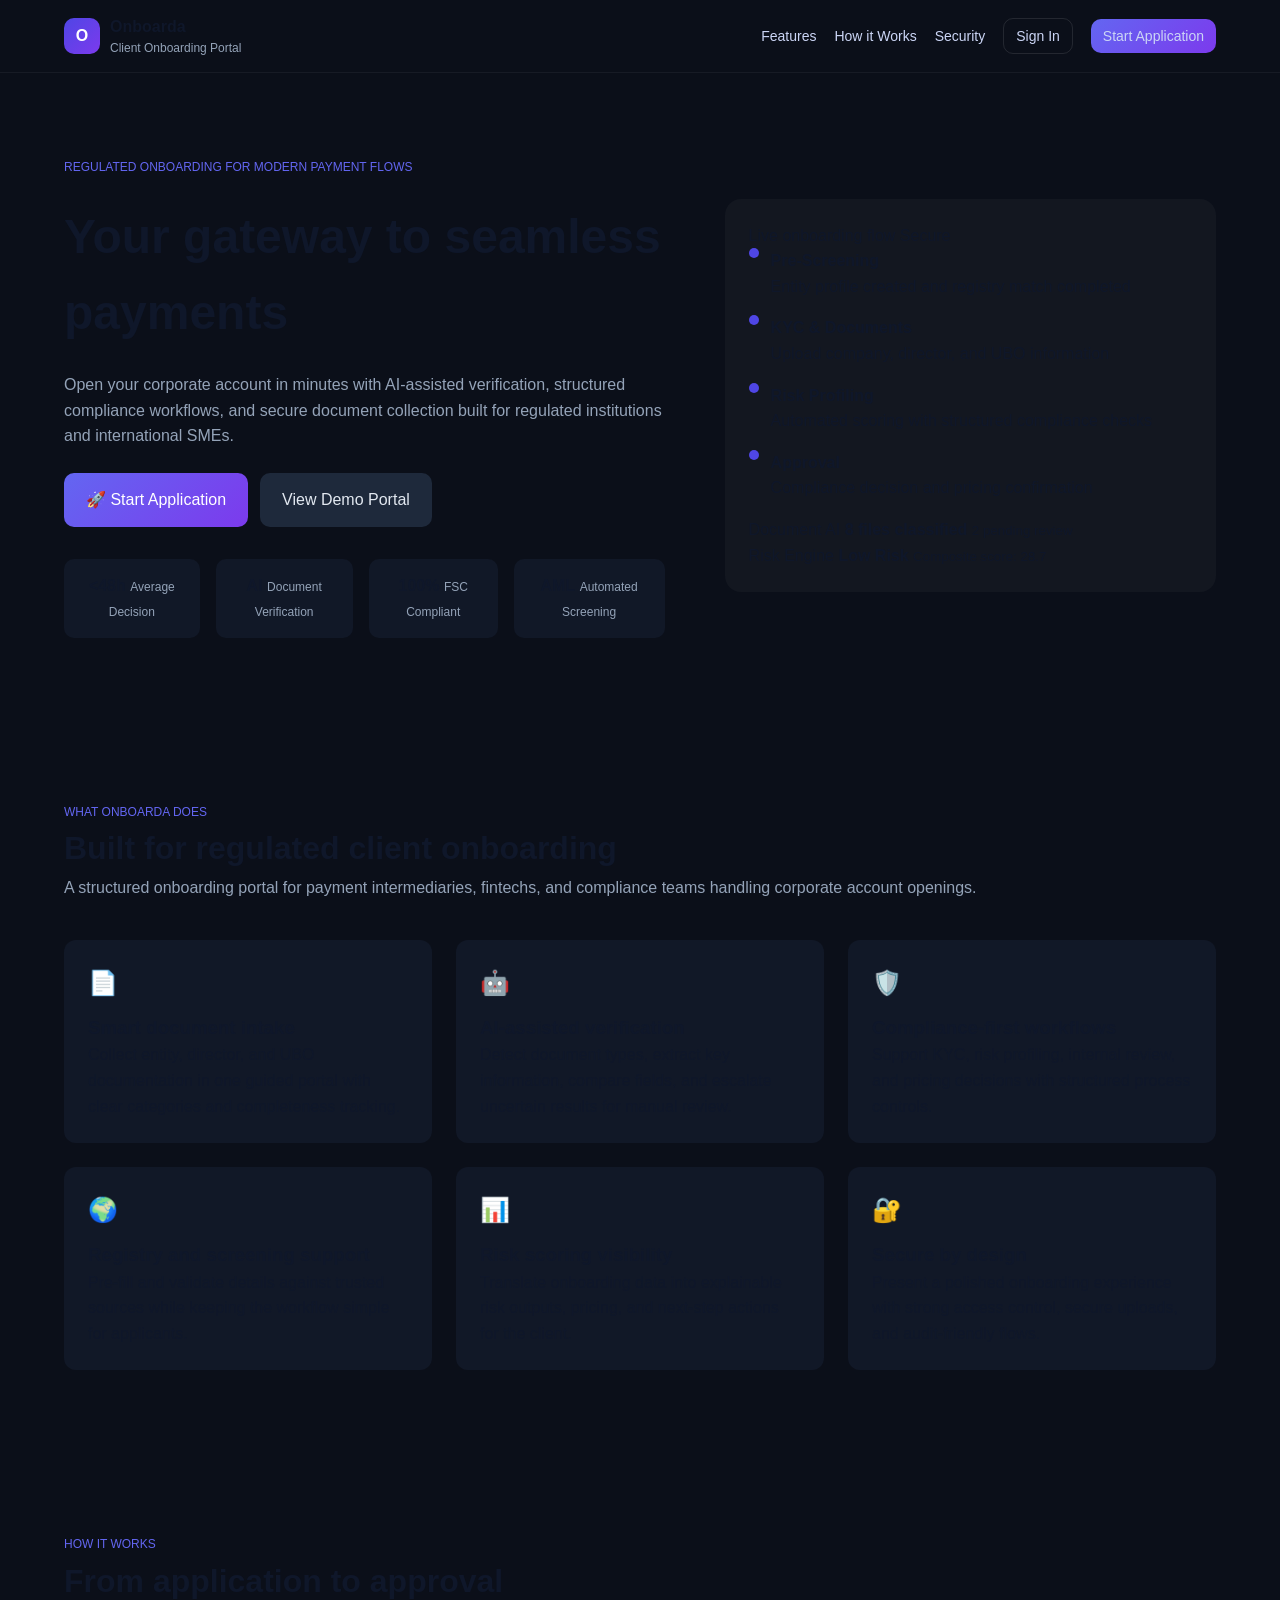
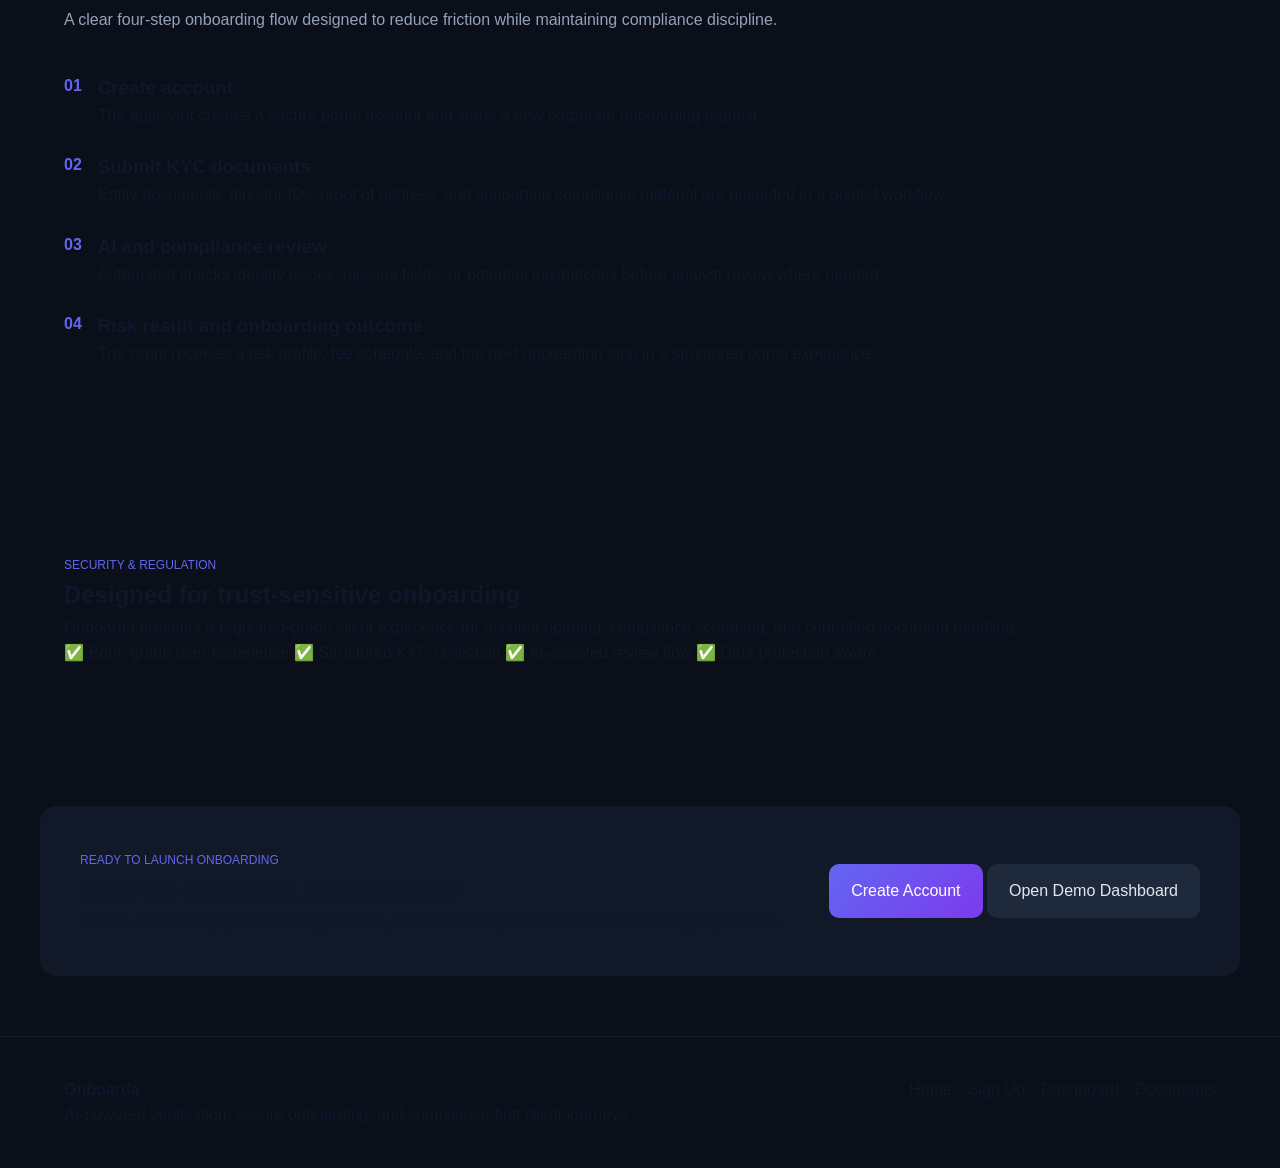
<file: index.html>
<!DOCTYPE html>
<html lang="en">
<head>
  <meta charset="UTF-8" />
  <meta name="viewport" content="width=device-width, initial-scale=1.0" />
  <title>Onboarda — Client Onboarding Portal</title>
  <link rel="stylesheet" href="frontend/css/main.css" />
</head>
<body class="landing-body">
  <header class="site-header">
    <div class="container header-inner">
      <a href="./index.html" class="brand">
        <div class="brand-mark">O</div>
        <div class="brand-text">
          <span class="brand-name">Onboarda</span>
          <span class="brand-sub">Client Onboarding Portal</span>
        </div>
      </a>

      <nav class="top-nav">
        <a href="#features">Features</a>
        <a href="#how-it-works">How it Works</a>
        <a href="#security">Security</a>
        <a href="./signup.html" class="btn btn-sm btn-ghost">Sign In</a>
        <a href="./signup.html" class="btn btn-sm btn-primary">Start Application</a>
      </nav>
    </div>
  </header>

  <main>
    <section class="hero-section">
      <div class="container hero-grid">
        <div class="hero-copy">
          <span class="eyebrow">Regulated onboarding for modern payment flows</span>
          <h1>Your gateway to seamless payments</h1>
          <p class="hero-text">
            Open your corporate account in minutes with AI-assisted verification,
            structured compliance workflows, and secure document collection built
            for regulated institutions and international SMEs.
          </p>

          <div class="hero-actions">
            <a href="./signup.html" class="btn btn-primary btn-lg">🚀 Start Application</a>
            <a href="./dashboard.html" class="btn btn-secondary btn-lg">View Demo Portal</a>
          </div>

          <div class="hero-metrics">
            <div class="metric-card">
              <span class="metric-value">&lt;48h</span>
              <span class="metric-label">Average Decision</span>
            </div>
            <div class="metric-card">
              <span class="metric-value">AI</span>
              <span class="metric-label">Document Verification</span>
            </div>
            <div class="metric-card">
              <span class="metric-value">100%</span>
              <span class="metric-label">FSC Compliant</span>
            </div>
            <div class="metric-card">
              <span class="metric-value">AML</span>
              <span class="metric-label">Automated Screening</span>
            </div>
          </div>
        </div>

        <div class="hero-panel">
          <div class="hero-panel-card glass-card">
            <div class="panel-header">
              <span class="panel-badge">Live onboarding flow</span>
              <span class="panel-status">Secure</span>
            </div>

            <div class="panel-steps">
              <div class="panel-step completed">
                <span class="step-dot"></span>
                <div>
                  <h4>Pre-Screening</h4>
                  <p>Entity profile created and registry match completed</p>
                </div>
              </div>

              <div class="panel-step active">
                <span class="step-dot"></span>
                <div>
                  <h4>KYC & Documents</h4>
                  <p>Upload company, director, and UBO information</p>
                </div>
              </div>

              <div class="panel-step">
                <span class="step-dot"></span>
                <div>
                  <h4>Risk Profiling</h4>
                  <p>Automated scoring with structured compliance checks</p>
                </div>
              </div>

              <div class="panel-step">
                <span class="step-dot"></span>
                <div>
                  <h4>Approval</h4>
                  <p>Compliance decision and pricing confirmation</p>
                </div>
              </div>
            </div>

            <div class="panel-insights">
              <div class="insight-box">
                <span class="insight-title">Document AI</span>
                <strong>8 files classified</strong>
                <small>2 pending review</small>
              </div>
              <div class="insight-box">
                <span class="insight-title">Risk Engine</span>
                <strong>Low Risk</strong>
                <small>Composite score: 28.7</small>
              </div>
            </div>
          </div>
        </div>
      </div>
    </section>

    <section class="section" id="features">
      <div class="container">
        <div class="section-heading center">
          <span class="eyebrow">What Onboarda does</span>
          <h2>Built for regulated client onboarding</h2>
          <p>
            A structured onboarding portal for payment intermediaries, fintechs,
            and compliance teams handling corporate account openings.
          </p>
        </div>

        <div class="feature-grid">
          <article class="feature-card">
            <div class="feature-icon">📄</div>
            <h3>Smart document intake</h3>
            <p>
              Collect entity, director, and UBO documentation in one guided portal
              with clear categories and completeness tracking.
            </p>
          </article>

          <article class="feature-card">
            <div class="feature-icon">🤖</div>
            <h3>AI-assisted verification</h3>
            <p>
              Detect document types, extract key information, compare fields, and
              escalate uncertain results for manual review.
            </p>
          </article>

          <article class="feature-card">
            <div class="feature-icon">🛡️</div>
            <h3>Compliance-first workflows</h3>
            <p>
              Support KYC, risk profiling, internal review, and pricing decisions
              with structured process controls.
            </p>
          </article>

          <article class="feature-card">
            <div class="feature-icon">🌍</div>
            <h3>Registry and screening support</h3>
            <p>
              Pre-fill and validate details against trusted sources while keeping
              the workflow simple for applicants.
            </p>
          </article>

          <article class="feature-card">
            <div class="feature-icon">📊</div>
            <h3>Risk scoring visibility</h3>
            <p>
              Translate onboarding data into explainable risk outputs, pricing,
              and next-step actions for the client.
            </p>
          </article>

          <article class="feature-card">
            <div class="feature-icon">🔐</div>
            <h3>Secure by design</h3>
            <p>
              Present a polished onboarding experience with strong access control,
              secure uploads, and audit-friendly flows.
            </p>
          </article>
        </div>
      </div>
    </section>

    <section class="section muted-section" id="how-it-works">
      <div class="container">
        <div class="section-heading">
          <span class="eyebrow">How it works</span>
          <h2>From application to approval</h2>
          <p>
            A clear four-step onboarding flow designed to reduce friction while
            maintaining compliance discipline.
          </p>
        </div>

        <div class="timeline">
          <div class="timeline-item">
            <div class="timeline-number">01</div>
            <div class="timeline-content">
              <h3>Create account</h3>
              <p>
                The applicant creates a secure portal account and starts a new
                corporate onboarding request.
              </p>
            </div>
          </div>

          <div class="timeline-item">
            <div class="timeline-number">02</div>
            <div class="timeline-content">
              <h3>Submit KYC documents</h3>
              <p>
                Entity documents, director IDs, proof of address, and supporting
                compliance material are uploaded in a guided workflow.
              </p>
            </div>
          </div>

          <div class="timeline-item">
            <div class="timeline-number">03</div>
            <div class="timeline-content">
              <h3>AI and compliance review</h3>
              <p>
                Automated checks identify issues, missing fields, or potential
                mismatches before analyst review where needed.
              </p>
            </div>
          </div>

          <div class="timeline-item">
            <div class="timeline-number">04</div>
            <div class="timeline-content">
              <h3>Risk result and onboarding outcome</h3>
              <p>
                The client receives a risk profile, fee schedule, and the next
                onboarding step in a structured portal experience.
              </p>
            </div>
          </div>
        </div>
      </div>
    </section>

    <section class="section" id="security">
      <div class="container">
        <div class="security-banner">
          <div>
            <span class="eyebrow">Security & regulation</span>
            <h2>Designed for trust-sensitive onboarding</h2>
            <p>
              Onboarda presents a regulated-grade client experience for account
              opening, compliance screening, and controlled document handling.
            </p>
          </div>

          <div class="security-points">
            <span>✅ Bank-grade user experience</span>
            <span>✅ Structured KYC collection</span>
            <span>✅ AI-assisted review flow</span>
            <span>✅ Data protection aware</span>
          </div>
        </div>
      </div>
    </section>

    <section class="cta-section">
      <div class="container cta-card">
        <div>
          <span class="eyebrow">Ready to launch onboarding</span>
          <h2>Start the Onboarda client journey</h2>
          <p>
            Create an account, open a new application, and walk through the full
            client onboarding experience.
          </p>
        </div>

        <div class="cta-actions">
          <a href="./signup.html" class="btn btn-primary btn-lg">Create Account</a>
          <a href="./dashboard.html" class="btn btn-secondary btn-lg">Open Demo Dashboard</a>
        </div>
      </div>
    </section>
  </main>

  <footer class="site-footer">
    <div class="container footer-inner">
      <div>
        <strong>Onboarda</strong>
        <p>AI-powered verification, secure onboarding, and compliance-first client journeys.</p>
      </div>

      <div class="footer-links">
        <a href="./index.html">Home</a>
        <a href="./signup.html">Sign Up</a>
        <a href="./dashboard.html">Dashboard</a>
        <a href="./documents.html">Documents</a>
      </div>
    </div>
  </footer>
</body>
</html>
</file>
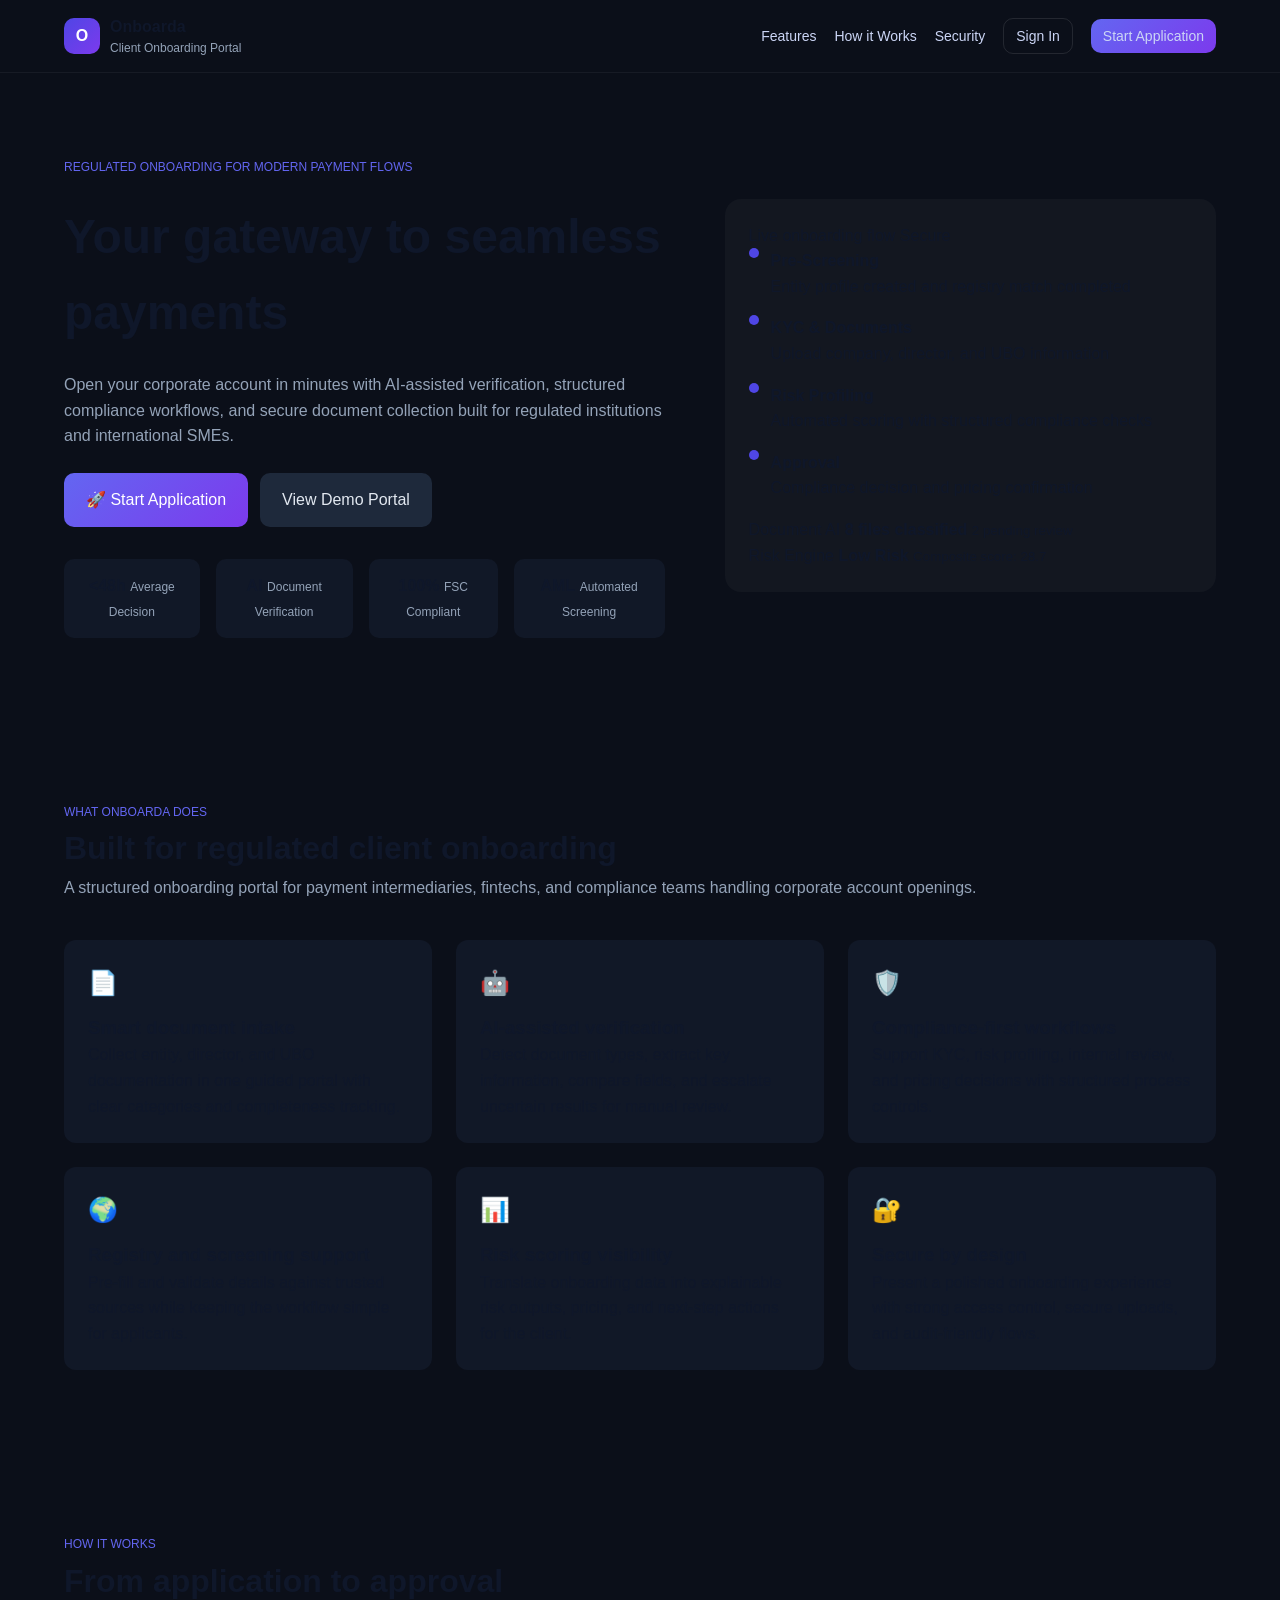
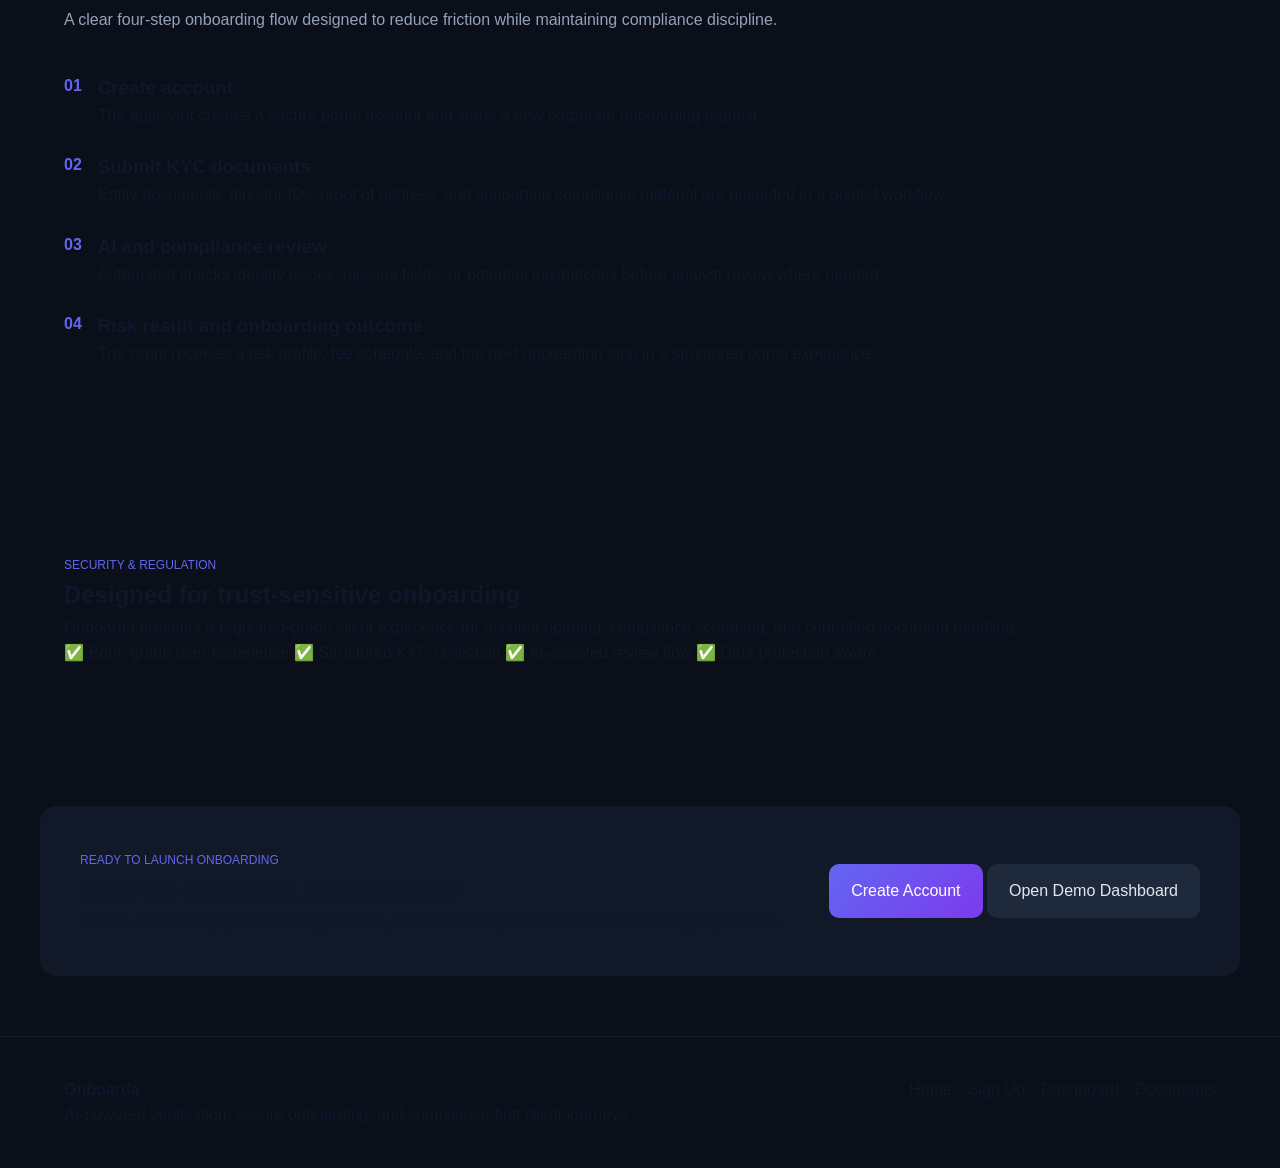
<file: frontend/pages/index.html>
<!DOCTYPE html>
<html lang="en">
<head>
  <meta charset="UTF-8" />
  <meta name="viewport" content="width=device-width, initial-scale=1.0" />
  <title>Onboarda — Client Onboarding Portal</title>
  <link rel="stylesheet" href="../css/main.css" />
</head>
<body class="landing-body">
  <header class="site-header">
    <div class="container header-inner">
      <a href="./index.html" class="brand">
        <div class="brand-mark">O</div>
        <div class="brand-text">
          <span class="brand-name">Onboarda</span>
          <span class="brand-sub">Client Onboarding Portal</span>
        </div>
      </a>

      <nav class="top-nav">
        <a href="#features">Features</a>
        <a href="#how-it-works">How it Works</a>
        <a href="#security">Security</a>
        <a href="./signup.html" class="btn btn-sm btn-ghost">Sign In</a>
        <a href="./signup.html" class="btn btn-sm btn-primary">Start Application</a>
      </nav>
    </div>
  </header>

  <main>
    <section class="hero-section">
      <div class="container hero-grid">
        <div class="hero-copy">
          <span class="eyebrow">Regulated onboarding for modern payment flows</span>
          <h1>Your gateway to seamless payments</h1>
          <p class="hero-text">
            Open your corporate account in minutes with AI-assisted verification,
            structured compliance workflows, and secure document collection built
            for regulated institutions and international SMEs.
          </p>

          <div class="hero-actions">
            <a href="./signup.html" class="btn btn-primary btn-lg">🚀 Start Application</a>
            <a href="./dashboard.html" class="btn btn-secondary btn-lg">View Demo Portal</a>
          </div>

          <div class="hero-metrics">
            <div class="metric-card">
              <span class="metric-value">&lt;48h</span>
              <span class="metric-label">Average Decision</span>
            </div>
            <div class="metric-card">
              <span class="metric-value">AI</span>
              <span class="metric-label">Document Verification</span>
            </div>
            <div class="metric-card">
              <span class="metric-value">100%</span>
              <span class="metric-label">FSC Compliant</span>
            </div>
            <div class="metric-card">
              <span class="metric-value">AML</span>
              <span class="metric-label">Automated Screening</span>
            </div>
          </div>
        </div>

        <div class="hero-panel">
          <div class="hero-panel-card glass-card">
            <div class="panel-header">
              <span class="panel-badge">Live onboarding flow</span>
              <span class="panel-status">Secure</span>
            </div>

            <div class="panel-steps">
              <div class="panel-step completed">
                <span class="step-dot"></span>
                <div>
                  <h4>Pre-Screening</h4>
                  <p>Entity profile created and registry match completed</p>
                </div>
              </div>

              <div class="panel-step active">
                <span class="step-dot"></span>
                <div>
                  <h4>KYC & Documents</h4>
                  <p>Upload company, director, and UBO information</p>
                </div>
              </div>

              <div class="panel-step">
                <span class="step-dot"></span>
                <div>
                  <h4>Risk Profiling</h4>
                  <p>Automated scoring with structured compliance checks</p>
                </div>
              </div>

              <div class="panel-step">
                <span class="step-dot"></span>
                <div>
                  <h4>Approval</h4>
                  <p>Compliance decision and pricing confirmation</p>
                </div>
              </div>
            </div>

            <div class="panel-insights">
              <div class="insight-box">
                <span class="insight-title">Document AI</span>
                <strong>8 files classified</strong>
                <small>2 pending review</small>
              </div>
              <div class="insight-box">
                <span class="insight-title">Risk Engine</span>
                <strong>Low Risk</strong>
                <small>Composite score: 28.7</small>
              </div>
            </div>
          </div>
        </div>
      </div>
    </section>

    <section class="section" id="features">
      <div class="container">
        <div class="section-heading center">
          <span class="eyebrow">What Onboarda does</span>
          <h2>Built for regulated client onboarding</h2>
          <p>
            A structured onboarding portal for payment intermediaries, fintechs,
            and compliance teams handling corporate account openings.
          </p>
        </div>

        <div class="feature-grid">
          <article class="feature-card">
            <div class="feature-icon">📄</div>
            <h3>Smart document intake</h3>
            <p>
              Collect entity, director, and UBO documentation in one guided portal
              with clear categories and completeness tracking.
            </p>
          </article>

          <article class="feature-card">
            <div class="feature-icon">🤖</div>
            <h3>AI-assisted verification</h3>
            <p>
              Detect document types, extract key information, compare fields, and
              escalate uncertain results for manual review.
            </p>
          </article>

          <article class="feature-card">
            <div class="feature-icon">🛡️</div>
            <h3>Compliance-first workflows</h3>
            <p>
              Support KYC, risk profiling, internal review, and pricing decisions
              with structured process controls.
            </p>
          </article>

          <article class="feature-card">
            <div class="feature-icon">🌍</div>
            <h3>Registry and screening support</h3>
            <p>
              Pre-fill and validate details against trusted sources while keeping
              the workflow simple for applicants.
            </p>
          </article>

          <article class="feature-card">
            <div class="feature-icon">📊</div>
            <h3>Risk scoring visibility</h3>
            <p>
              Translate onboarding data into explainable risk outputs, pricing,
              and next-step actions for the client.
            </p>
          </article>

          <article class="feature-card">
            <div class="feature-icon">🔐</div>
            <h3>Secure by design</h3>
            <p>
              Present a polished onboarding experience with strong access control,
              secure uploads, and audit-friendly flows.
            </p>
          </article>
        </div>
      </div>
    </section>

    <section class="section muted-section" id="how-it-works">
      <div class="container">
        <div class="section-heading">
          <span class="eyebrow">How it works</span>
          <h2>From application to approval</h2>
          <p>
            A clear four-step onboarding flow designed to reduce friction while
            maintaining compliance discipline.
          </p>
        </div>

        <div class="timeline">
          <div class="timeline-item">
            <div class="timeline-number">01</div>
            <div class="timeline-content">
              <h3>Create account</h3>
              <p>
                The applicant creates a secure portal account and starts a new
                corporate onboarding request.
              </p>
            </div>
          </div>

          <div class="timeline-item">
            <div class="timeline-number">02</div>
            <div class="timeline-content">
              <h3>Submit KYC documents</h3>
              <p>
                Entity documents, director IDs, proof of address, and supporting
                compliance material are uploaded in a guided workflow.
              </p>
            </div>
          </div>

          <div class="timeline-item">
            <div class="timeline-number">03</div>
            <div class="timeline-content">
              <h3>AI and compliance review</h3>
              <p>
                Automated checks identify issues, missing fields, or potential
                mismatches before analyst review where needed.
              </p>
            </div>
          </div>

          <div class="timeline-item">
            <div class="timeline-number">04</div>
            <div class="timeline-content">
              <h3>Risk result and onboarding outcome</h3>
              <p>
                The client receives a risk profile, fee schedule, and the next
                onboarding step in a structured portal experience.
              </p>
            </div>
          </div>
        </div>
      </div>
    </section>

    <section class="section" id="security">
      <div class="container">
        <div class="security-banner">
          <div>
            <span class="eyebrow">Security & regulation</span>
            <h2>Designed for trust-sensitive onboarding</h2>
            <p>
              Onboarda presents a regulated-grade client experience for account
              opening, compliance screening, and controlled document handling.
            </p>
          </div>

          <div class="security-points">
            <span>✅ Bank-grade user experience</span>
            <span>✅ Structured KYC collection</span>
            <span>✅ AI-assisted review flow</span>
            <span>✅ Data protection aware</span>
          </div>
        </div>
      </div>
    </section>

    <section class="cta-section">
      <div class="container cta-card">
        <div>
          <span class="eyebrow">Ready to launch onboarding</span>
          <h2>Start the Onboarda client journey</h2>
          <p>
            Create an account, open a new application, and walk through the full
            client onboarding experience.
          </p>
        </div>

        <div class="cta-actions">
          <a href="./signup.html" class="btn btn-primary btn-lg">Create Account</a>
          <a href="./dashboard.html" class="btn btn-secondary btn-lg">Open Demo Dashboard</a>
        </div>
      </div>
    </section>
  </main>

  <footer class="site-footer">
    <div class="container footer-inner">
      <div>
        <strong>Onboarda</strong>
        <p>AI-powered verification, secure onboarding, and compliance-first client journeys.</p>
      </div>

      <div class="footer-links">
        <a href="./index.html">Home</a>
        <a href="./signup.html">Sign Up</a>
        <a href="./dashboard.html">Dashboard</a>
        <a href="./documents.html">Documents</a>
      </div>
    </div>
  </footer>
</body>
</html>
</file>
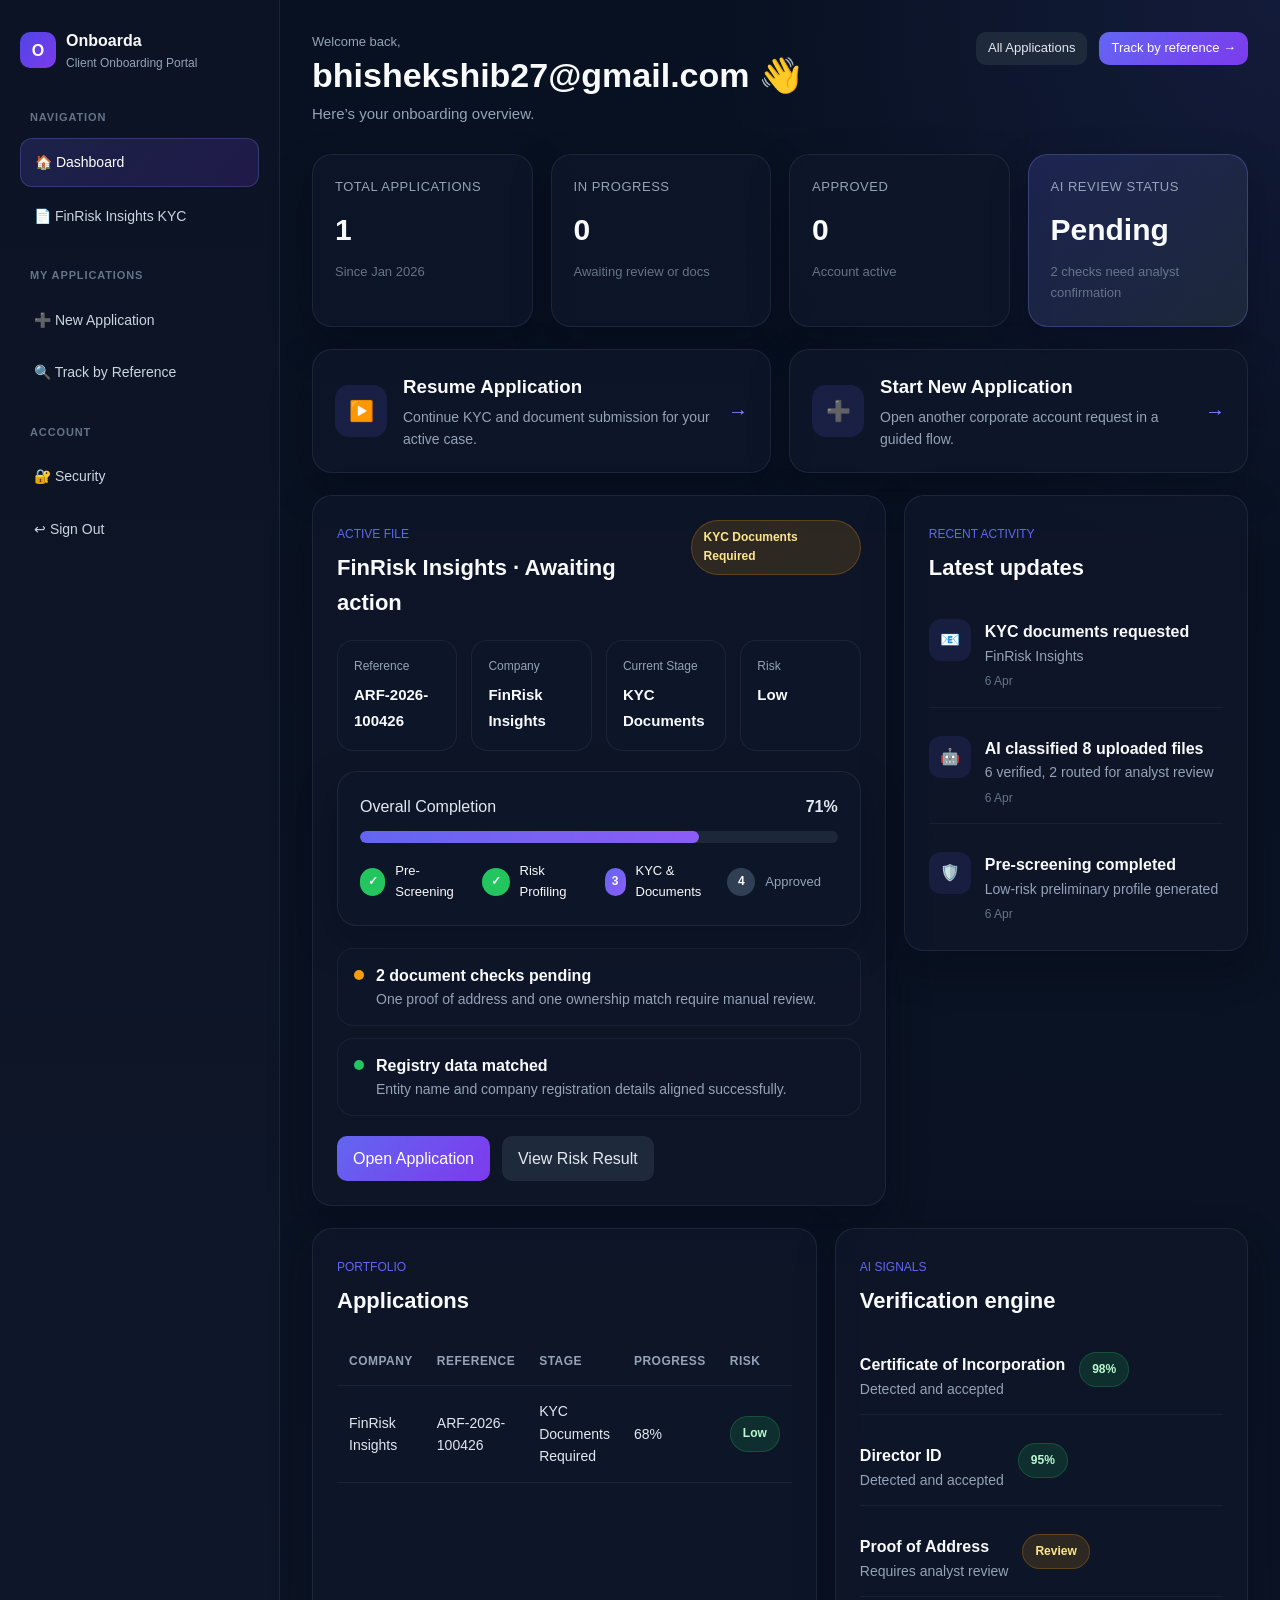
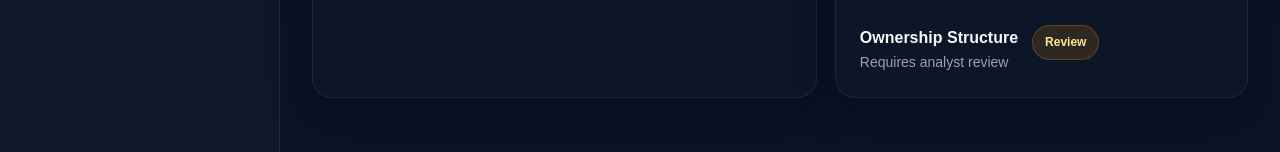
<file: frontend/pages/dashboard.html>
<!DOCTYPE html>
<html lang="en">
<head>
  <meta charset="UTF-8" />
  <meta name="viewport" content="width=device-width, initial-scale=1.0" />
  <title>Onboarda — Dashboard</title>
  <link rel="stylesheet" href="../css/main.css" />
  <link rel="stylesheet" href="../css/portal.css" />
</head>
<script src="../js/app.js"></script>
  <body class="portal-body">
  <div class="portal-layout">
    <aside class="portal-sidebar">
      <a href="./index.html" class="brand brand-light sidebar-brand">
        <div class="brand-mark">O</div>
        <div class="brand-text">
          <span class="brand-name">Onboarda</span>
          <span class="brand-sub">Client Onboarding Portal</span>
        </div>
      </a>

      <div class="sidebar-group">
        <span class="sidebar-label">Navigation</span>
        <nav class="sidebar-nav">
          <a href="./dashboard.html" class="sidebar-link active">🏠 Dashboard</a>
          <a href="./documents.html" class="sidebar-link">📄 FinRisk Insights KYC</a>
        </nav>
      </div>

      <div class="sidebar-group">
        <span class="sidebar-label">My Applications</span>
        <nav class="sidebar-nav">
          <a href="./signup.html" class="sidebar-link">➕ New Application</a>
          <a href="./dashboard.html" class="sidebar-link">🔍 Track by Reference</a>
        </nav>
      </div>

      <div class="sidebar-group">
        <span class="sidebar-label">Account</span>
        <nav class="sidebar-nav">
          <a href="./dashboard.html" class="sidebar-link">🔐 Security</a>
          <a href="./index.html" class="sidebar-link">↩ Sign Out</a>
        </nav>
      </div>
    </aside>

    <main class="portal-main">
      <header class="portal-header">
        <div>
          <p class="portal-welcome">Welcome back,</p>
          <h1>bhishekshib27@gmail.com 👋</h1>
          <p class="portal-subtext">Here’s your onboarding overview.</p>
        </div>

        <div class="portal-header-actions">
          <a href="./dashboard.html" class="btn btn-secondary btn-sm">All Applications</a>
          <a href="./dashboard.html" class="btn btn-primary btn-sm">Track by reference →</a>
        </div>
      </header>

      <section class="stats-grid">
        <article class="stat-card">
          <span class="stat-label">Total Applications</span>
          <strong class="stat-value">1</strong>
          <small>Since Jan 2026</small>
        </article>

        <article class="stat-card">
          <span class="stat-label">In Progress</span>
          <strong class="stat-value">0</strong>
          <small>Awaiting review or docs</small>
        </article>

        <article class="stat-card">
          <span class="stat-label">Approved</span>
          <strong class="stat-value">0</strong>
          <small>Account active</small>
        </article>

        <article class="stat-card highlight">
          <span class="stat-label">AI Review Status</span>
          <strong class="stat-value">Pending</strong>
          <small>2 checks need analyst confirmation</small>
        </article>
      </section>

      <section class="quick-actions-grid">
        <a href="./documents.html" class="action-card">
          <div class="action-icon">▶️</div>
          <div>
            <h3>Resume Application</h3>
            <p>Continue KYC and document submission for your active case.</p>
          </div>
          <span class="action-arrow">→</span>
        </a>

        <a href="./signup.html" class="action-card">
          <div class="action-icon">➕</div>
          <div>
            <h3>Start New Application</h3>
            <p>Open another corporate account request in a guided flow.</p>
          </div>
          <span class="action-arrow">→</span>
        </a>
      </section>

      <section class="content-grid">
        <div class="content-card large-card">
          <div class="card-header">
            <div>
              <span class="eyebrow">Active file</span>
              <h2>FinRisk Insights · Awaiting action</h2>
            </div>
            <span class="status-chip warning">KYC Documents Required</span>
          </div>

          <div class="application-summary-grid">
            <div class="summary-box">
              <span class="summary-label">Reference</span>
              <strong>ARF-2026-100426</strong>
            </div>

            <div class="summary-box">
              <span class="summary-label">Company</span>
              <strong>FinRisk Insights</strong>
            </div>

            <div class="summary-box">
              <span class="summary-label">Current Stage</span>
              <strong>KYC Documents</strong>
            </div>

            <div class="summary-box">
              <span class="summary-label">Risk</span>
              <strong class="text-success">Low</strong>
            </div>
          </div>

          <div class="progress-card">
            <div class="progress-top">
              <span>Overall Completion</span>
              <strong>68%</strong>
            </div>
            <div class="progress-bar">
              <div class="progress-fill" style="width: 68%;"></div>
            </div>
            <div class="stepper-row">
              <div class="step-item done">
                <span class="step-bullet">✓</span>
                <span>Pre-Screening</span>
              </div>
              <div class="step-item done">
                <span class="step-bullet">✓</span>
                <span>Risk Profiling</span>
              </div>
              <div class="step-item active">
                <span class="step-bullet">3</span>
                <span>KYC & Documents</span>
              </div>
              <div class="step-item">
                <span class="step-bullet">4</span>
                <span>Approved</span>
              </div>
            </div>
          </div>

          <div class="review-alerts">
            <div class="review-alert">
              <span class="alert-dot yellow"></span>
              <div>
                <strong>2 document checks pending</strong>
                <p>One proof of address and one ownership match require manual review.</p>
              </div>
            </div>

            <div class="review-alert">
              <span class="alert-dot green"></span>
              <div>
                <strong>Registry data matched</strong>
                <p>Entity name and company registration details aligned successfully.</p>
              </div>
            </div>
          </div>

          <div class="card-actions">
            <a href="./documents.html" class="btn btn-primary">Open Application</a>
            <a href="./risk-result.html" class="btn btn-secondary">View Risk Result</a>
          </div>
        </div>

        <div class="content-card side-card">
          <div class="card-header">
            <div>
              <span class="eyebrow">Recent activity</span>
              <h2>Latest updates</h2>
            </div>
          </div>

          <div class="activity-list">
            <div class="activity-item">
              <div class="activity-icon">📧</div>
              <div>
                <strong>KYC documents requested</strong>
                <p>FinRisk Insights</p>
                <small>6 Apr</small>
              </div>
            </div>

            <div class="activity-item">
              <div class="activity-icon">🤖</div>
              <div>
                <strong>AI classified 8 uploaded files</strong>
                <p>6 verified, 2 routed for analyst review</p>
                <small>6 Apr</small>
              </div>
            </div>

            <div class="activity-item">
              <div class="activity-icon">🛡️</div>
              <div>
                <strong>Pre-screening completed</strong>
                <p>Low-risk preliminary profile generated</p>
                <small>6 Apr</small>
              </div>
            </div>
          </div>
        </div>
      </section>

      <section class="content-grid lower-grid">
        <div class="content-card">
          <div class="card-header">
            <div>
              <span class="eyebrow">Portfolio</span>
              <h2>Applications</h2>
            </div>
          </div>

          <div class="table-shell">
            <table class="portal-table">
              <thead>
                <tr>
                  <th>Company</th>
                  <th>Reference</th>
                  <th>Stage</th>
                  <th>Progress</th>
                  <th>Risk</th>
                </tr>
              </thead>
              <tbody>
                <tr>
                  <td>FinRisk Insights</td>
                  <td>ARF-2026-100426</td>
                  <td>KYC Documents Required</td>
                  <td>68%</td>
                  <td><span class="status-chip success">Low</span></td>
                </tr>
              </tbody>
            </table>
          </div>
        </div>

        <div class="content-card">
          <div class="card-header">
            <div>
              <span class="eyebrow">AI signals</span>
              <h2>Verification engine</h2>
            </div>
          </div>

          <div class="signal-list">
            <div class="signal-item">
              <div>
                <strong>Certificate of Incorporation</strong>
                <p>Detected and accepted</p>
              </div>
              <span class="status-chip success">98%</span>
            </div>

            <div class="signal-item">
              <div>
                <strong>Director ID</strong>
                <p>Readable and extracted</p>
              </div>
              <span class="status-chip success">95%</span>
            </div>

            <div class="signal-item">
              <div>
                <strong>Proof of Address</strong>
                <p>Address mismatch detected</p>
              </div>
              <span class="status-chip warning">Review</span>
            </div>

            <div class="signal-item">
              <div>
                <strong>Ownership Structure</strong>
                <p>Cross-check incomplete</p>
              </div>
              <span class="status-chip muted">Pending</span>
            </div>
          </div>
        </div>
      </section>
    </main>
  </div>
</body>
</html>
</file>
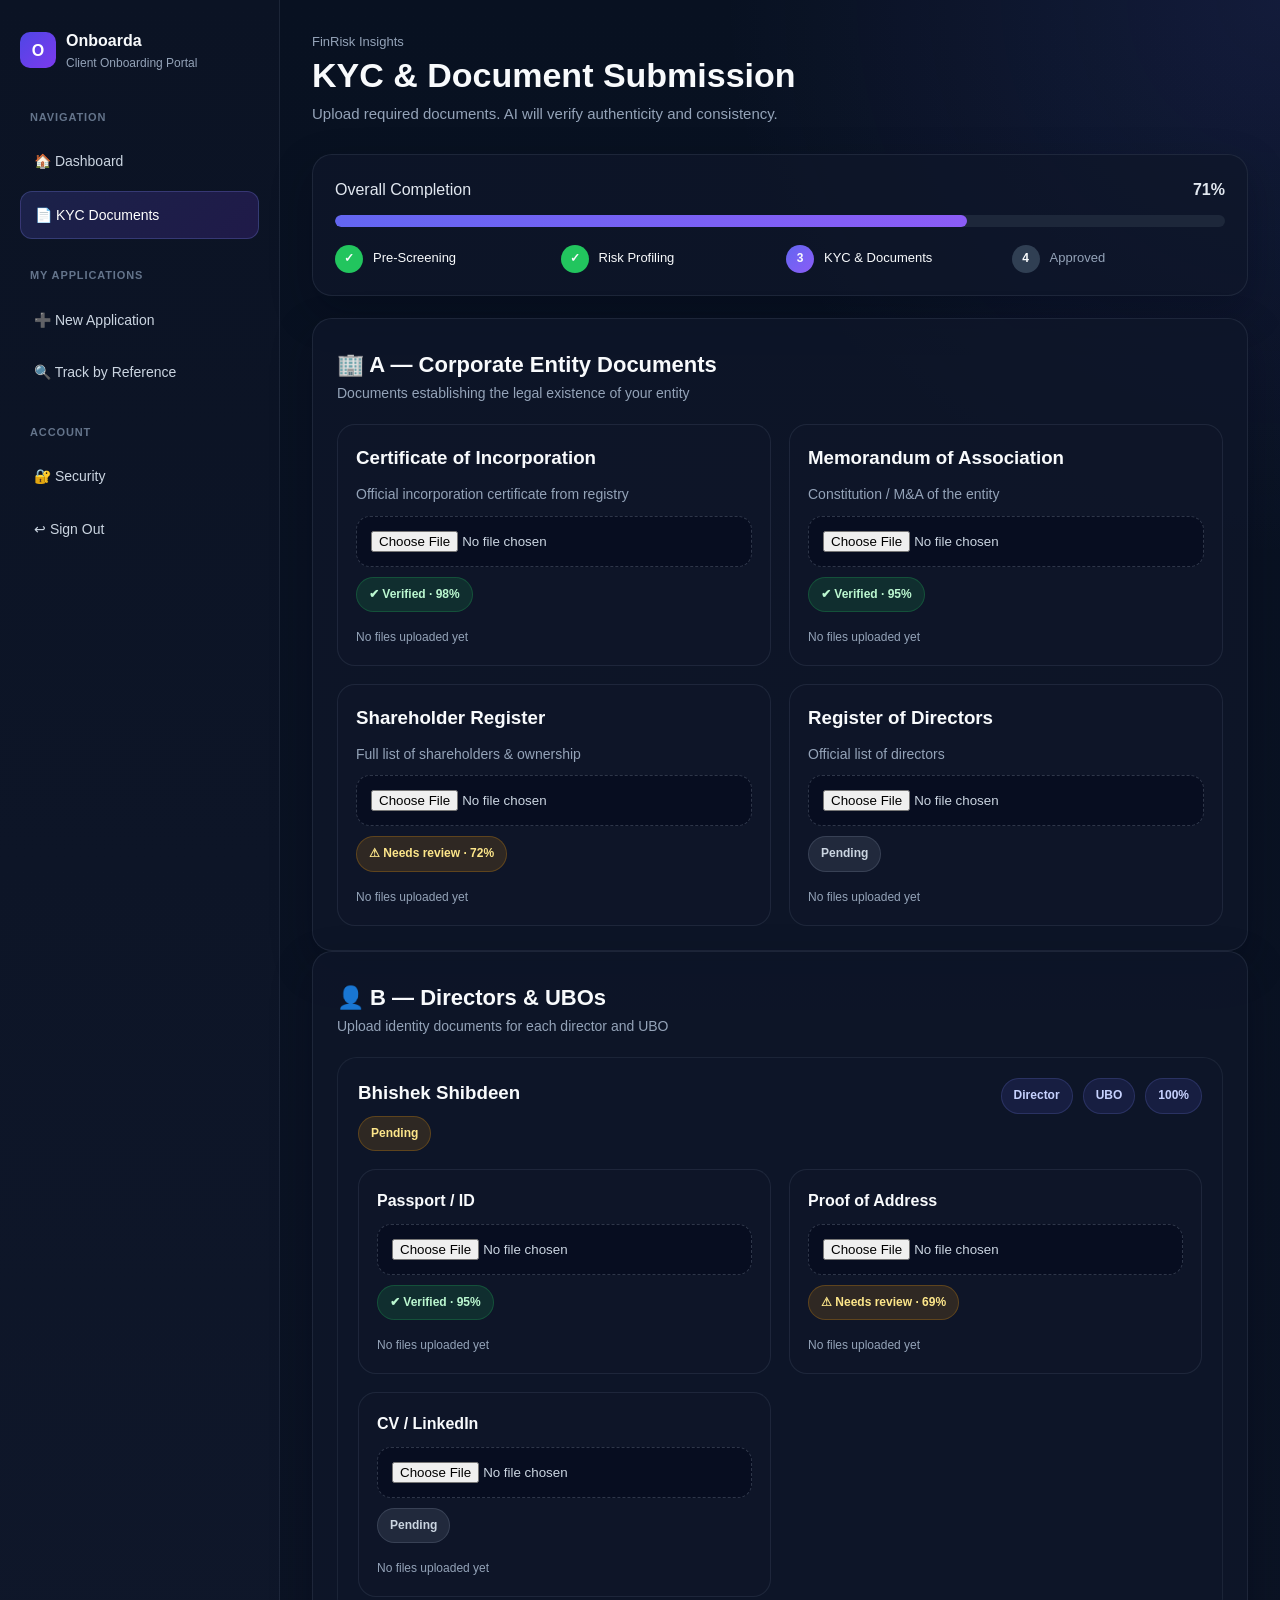
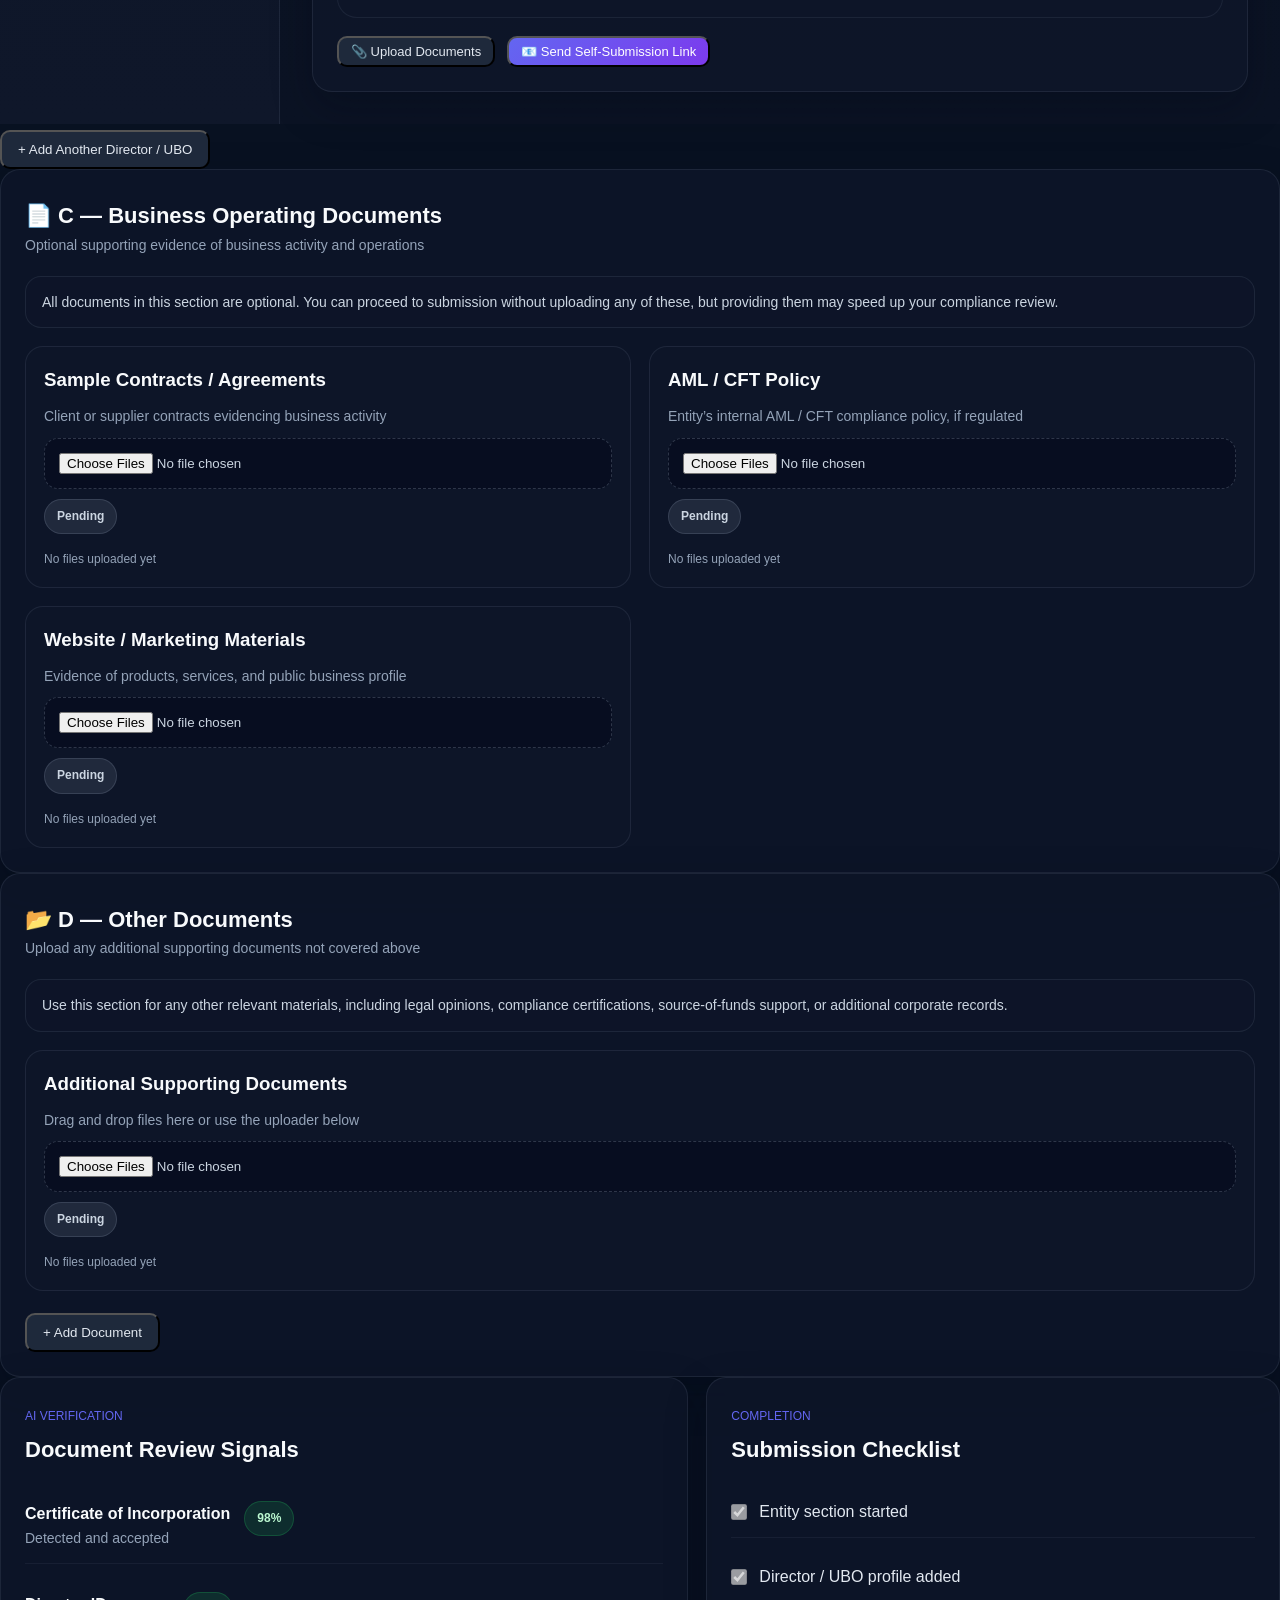
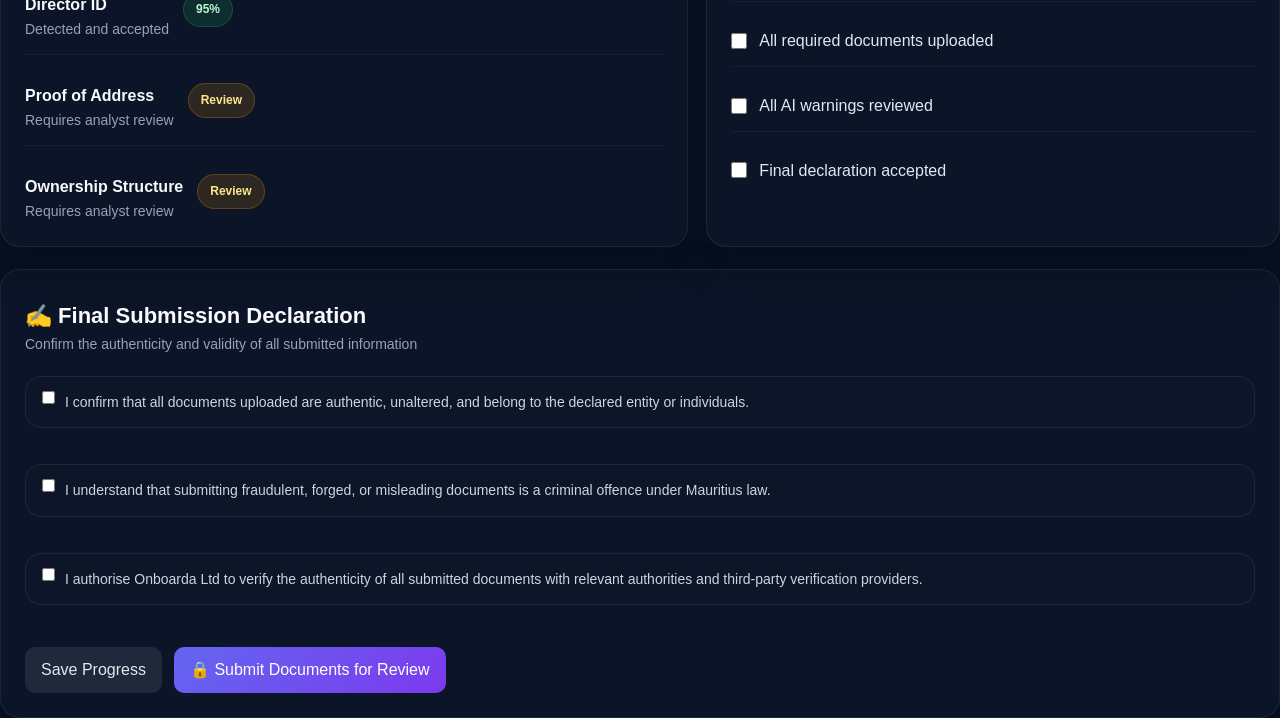
<file: frontend/pages/documents.html>
<!DOCTYPE html>
<html lang="en">
<head>
  <meta charset="UTF-8" />
  <meta name="viewport" content="width=device-width, initial-scale=1.0" />
  <title>Onboarda — KYC Documents</title>
  <link rel="stylesheet" href="../css/main.css" />
  <link rel="stylesheet" href="../css/portal.css" />
</head>

<script src="../js/app.js"></script>
<script src="../js/upload.js"></script>
<script src="../js/ai-engine.js"></script>
  <body class="portal-body">
  <div class="portal-layout">

    <!-- SIDEBAR -->
    <aside class="portal-sidebar">
      <a href="./index.html" class="brand brand-light sidebar-brand">
        <div class="brand-mark">O</div>
        <div class="brand-text">
          <span class="brand-name">Onboarda</span>
          <span class="brand-sub">Client Onboarding Portal</span>
        </div>
      </a>

      <div class="sidebar-group">
        <span class="sidebar-label">Navigation</span>
        <nav class="sidebar-nav">
          <a href="./dashboard.html" class="sidebar-link">🏠 Dashboard</a>
          <a href="./documents.html" class="sidebar-link active">📄 KYC Documents</a>
        </nav>
      </div>

      <div class="sidebar-group">
        <span class="sidebar-label">My Applications</span>
        <nav class="sidebar-nav">
          <a href="./signup.html" class="sidebar-link">➕ New Application</a>
          <a href="./dashboard.html" class="sidebar-link">🔍 Track by Reference</a>
        </nav>
      </div>

      <div class="sidebar-group">
        <span class="sidebar-label">Account</span>
        <nav class="sidebar-nav">
          <a href="#" class="sidebar-link">🔐 Security</a>
          <a href="./index.html" class="sidebar-link">↩ Sign Out</a>
        </nav>
      </div>
    </aside>

    <!-- MAIN -->
    <main class="portal-main">

      <!-- HEADER -->
      <header class="portal-header">
        <div>
          <p class="portal-welcome">FinRisk Insights</p>
          <h1>KYC & Document Submission</h1>
          <p class="portal-subtext">
            Upload required documents. AI will verify authenticity and consistency.
          </p>
        </div>
      </header>

      <!-- PROGRESS -->
      <section class="progress-card">
        <div class="progress-top">
          <span>Overall Completion</span>
          <strong>0%</strong>
        </div>

        <div class="progress-bar">
          <div class="progress-fill" style="width: 0%;"></div>
        </div>

        <div class="stepper-row">
          <div class="step-item done">
            <span class="step-bullet">✓</span>
            <span>Pre-Screening</span>
          </div>
          <div class="step-item done">
            <span class="step-bullet">✓</span>
            <span>Risk Profiling</span>
          </div>
          <div class="step-item active">
            <span class="step-bullet">3</span>
            <span>KYC & Documents</span>
          </div>
          <div class="step-item">
            <span class="step-bullet">4</span>
            <span>Approved</span>
          </div>
        </div>
      </section>

      <!-- SECTION A -->
      <section class="content-card">
        <div class="card-header">
          <div>
            <h2>🏢 A — Corporate Entity Documents</h2>
            <p>Documents establishing the legal existence of your entity</p>
          </div>
        </div>

        <div class="upload-grid">

          <!-- CERTIFICATE -->
          <div class="upload-card">
            <h3>Certificate of Incorporation</h3>
            <p>Official incorporation certificate from registry</p>

            <input type="file" />
            <div class="ai-status success">✔ Verified · 98%</div>
          </div>

          <!-- MOA -->
          <div class="upload-card">
            <h3>Memorandum of Association</h3>
            <p>Constitution / M&A of the entity</p>

            <input type="file" />
            <div class="ai-status success">✔ Detected · 95%</div>
          </div>

          <!-- SHAREHOLDERS -->
          <div class="upload-card">
            <h3>Shareholder Register</h3>
            <p>Full list of shareholders & ownership</p>

            <input type="file" />
            <div class="ai-status warning">⚠ Needs review</div>
          </div>

          <!-- DIRECTORS -->
          <div class="upload-card">
            <h3>Register of Directors</h3>
            <p>Official list of directors</p>

            <input type="file" />
            <div class="ai-status pending">Pending</div>
          </div>

        </div>
      </section>

      <!-- SECTION B -->
      <section class="content-card">
        <div class="card-header">
          <div>
            <h2>👤 B — Directors & UBOs</h2>
            <p>Upload identity documents for each director and UBO</p>
          </div>
        </div>

        <!-- PERSON CARD -->
        <div class="ubo-card">

          <div class="ubo-header">
            <div>
              <h3>Bhishek Shibdeen</h3>
              <span class="status-chip warning">Pending</span>
            </div>

            <div class="ubo-meta">
              <span>Director</span>
              <span>UBO</span>
              <span>100%</span>
            </div>
          </div>

          <div class="upload-grid">

            <div class="upload-card">
              <h4>Passport / ID</h4>
              <input type="file" />
              <div class="ai-status success">✔ Extracted</div>
            </div>

            <div class="upload-card">
              <h4>Proof of Address</h4>
              <input type="file" />
              <div class="ai-status warning">⚠ Address mismatch</div>
            </div>

            <div class="upload-card">
              <h4>CV / LinkedIn</h4>
              <input type="file" />
              <div class="ai-status pending">Pending</div>
            </div>

          </div>

        </div>
          <div class="ubo-actions">
            <button class="btn btn-secondary btn-sm" type="button">📎 Upload Documents</button>
            <button class="btn btn-primary btn-sm" type="button">📧 Send Self-Submission Link</button>
          </div>
        </div>

        <button class="btn btn-secondary add-person-btn" type="button">+ Add Another Director / UBO</button>
      </section>

      <!-- SECTION C -->
      <section class="content-card">
        <div class="card-header">
          <div>
            <h2>📄 C — Business Operating Documents</h2>
            <p>Optional supporting evidence of business activity and operations</p>
          </div>
        </div>

        <div class="info-banner muted">
          <p>
            All documents in this section are optional. You can proceed to submission without
            uploading any of these, but providing them may speed up your compliance review.
          </p>
        </div>

        <div class="upload-grid">
          <div class="upload-card">
            <h3>Sample Contracts / Agreements</h3>
            <p>Client or supplier contracts evidencing business activity</p>
            <input type="file" multiple />
            <div class="ai-status pending">Optional</div>
          </div>

          <div class="upload-card">
            <h3>AML / CFT Policy</h3>
            <p>Entity’s internal AML / CFT compliance policy, if regulated</p>
            <input type="file" multiple />
            <div class="ai-status pending">Optional</div>
          </div>

          <div class="upload-card">
            <h3>Website / Marketing Materials</h3>
            <p>Evidence of products, services, and public business profile</p>
            <input type="file" multiple />
            <div class="ai-status pending">Optional</div>
          </div>
        </div>
      </section>

      <!-- SECTION D -->
      <section class="content-card">
        <div class="card-header">
          <div>
            <h2>📂 D — Other Documents</h2>
            <p>Upload any additional supporting documents not covered above</p>
          </div>
        </div>

        <div class="info-banner muted">
          <p>
            Use this section for any other relevant materials, including legal opinions,
            compliance certifications, source-of-funds support, or additional corporate records.
          </p>
        </div>

        <div class="other-docs-box">
          <div class="upload-card wide-upload-card">
            <h3>Additional Supporting Documents</h3>
            <p>Drag and drop files here or use the uploader below</p>
            <input type="file" multiple />
            <div class="ai-status pending">No files uploaded yet</div>
          </div>
        </div>

        <button class="btn btn-secondary add-person-btn" type="button">+ Add Document</button>
      </section>

      <!-- AI REVIEW PANEL -->
      <section class="content-grid lower-grid">
        <div class="content-card">
          <div class="card-header">
            <div>
              <span class="eyebrow">AI Verification</span>
              <h2>Document Review Signals</h2>
            </div>
          </div>

          <div class="signal-list">
            <div class="signal-item">
              <div>
                <strong>Certificate of Incorporation</strong>
                <p>Registry format detected and company name matched</p>
              </div>
              <span class="status-chip success">98%</span>
            </div>

            <div class="signal-item">
              <div>
                <strong>Passport / Government ID</strong>
                <p>Name and DOB extracted successfully</p>
              </div>
              <span class="status-chip success">95%</span>
            </div>

            <div class="signal-item">
              <div>
                <strong>Proof of Address</strong>
                <p>Address differs from profile declaration</p>
              </div>
              <span class="status-chip warning">Review</span>
            </div>

            <div class="signal-item">
              <div>
                <strong>Ownership Structure</strong>
                <p>Cross-check pending against shareholder register</p>
              </div>
              <span class="status-chip muted">Pending</span>
            </div>
          </div>
        </div>

        <div class="content-card">
          <div class="card-header">
            <div>
              <span class="eyebrow">Completion</span>
              <h2>Submission Checklist</h2>
            </div>
          </div>

          <div class="checklist-list">
            <label class="checklist-item">
              <input type="checkbox" checked disabled />
              <span>Entity section started</span>
            </label>

            <label class="checklist-item">
              <input type="checkbox" checked disabled />
              <span>Director / UBO profile added</span>
            </label>

            <label class="checklist-item">
              <input type="checkbox" />
              <span>All required documents uploaded</span>
            </label>

            <label class="checklist-item">
              <input type="checkbox" />
              <span>All AI warnings reviewed</span>
            </label>

            <label class="checklist-item">
              <input type="checkbox" />
              <span>Final declaration accepted</span>
            </label>
          </div>
        </div>
      </section>

      <!-- FINAL DECLARATION -->
      <section class="content-card">
        <div class="card-header">
          <div>
            <h2>✍️ Final Submission Declaration</h2>
            <p>Confirm the authenticity and validity of all submitted information</p>
          </div>
        </div>

        <div class="declaration-box">
          <label class="checkbox-row declaration-row">
            <input type="checkbox" required />
            <span>
              I confirm that all documents uploaded are authentic, unaltered, and belong
              to the declared entity or individuals.
            </span>
          </label>

          <label class="checkbox-row declaration-row">
            <input type="checkbox" required />
            <span>
              I understand that submitting fraudulent, forged, or misleading documents is a
              criminal offence under Mauritius law.
            </span>
          </label>

          <label class="checkbox-row declaration-row">
            <input type="checkbox" required />
            <span>
              I authorise Onboarda Ltd to verify the authenticity of all submitted documents
              with relevant authorities and third-party verification providers.
            </span>
          </label>
        </div>

        <div class="card-actions">
          <a href="./dashboard.html" class="btn btn-secondary">Save Progress</a>
          <a href="./risk-result.html" class="btn btn-primary">🔒 Submit Documents for Review</a>
        </div>
      </section>

    </main>
  </div>
</body>
</html>
</file>
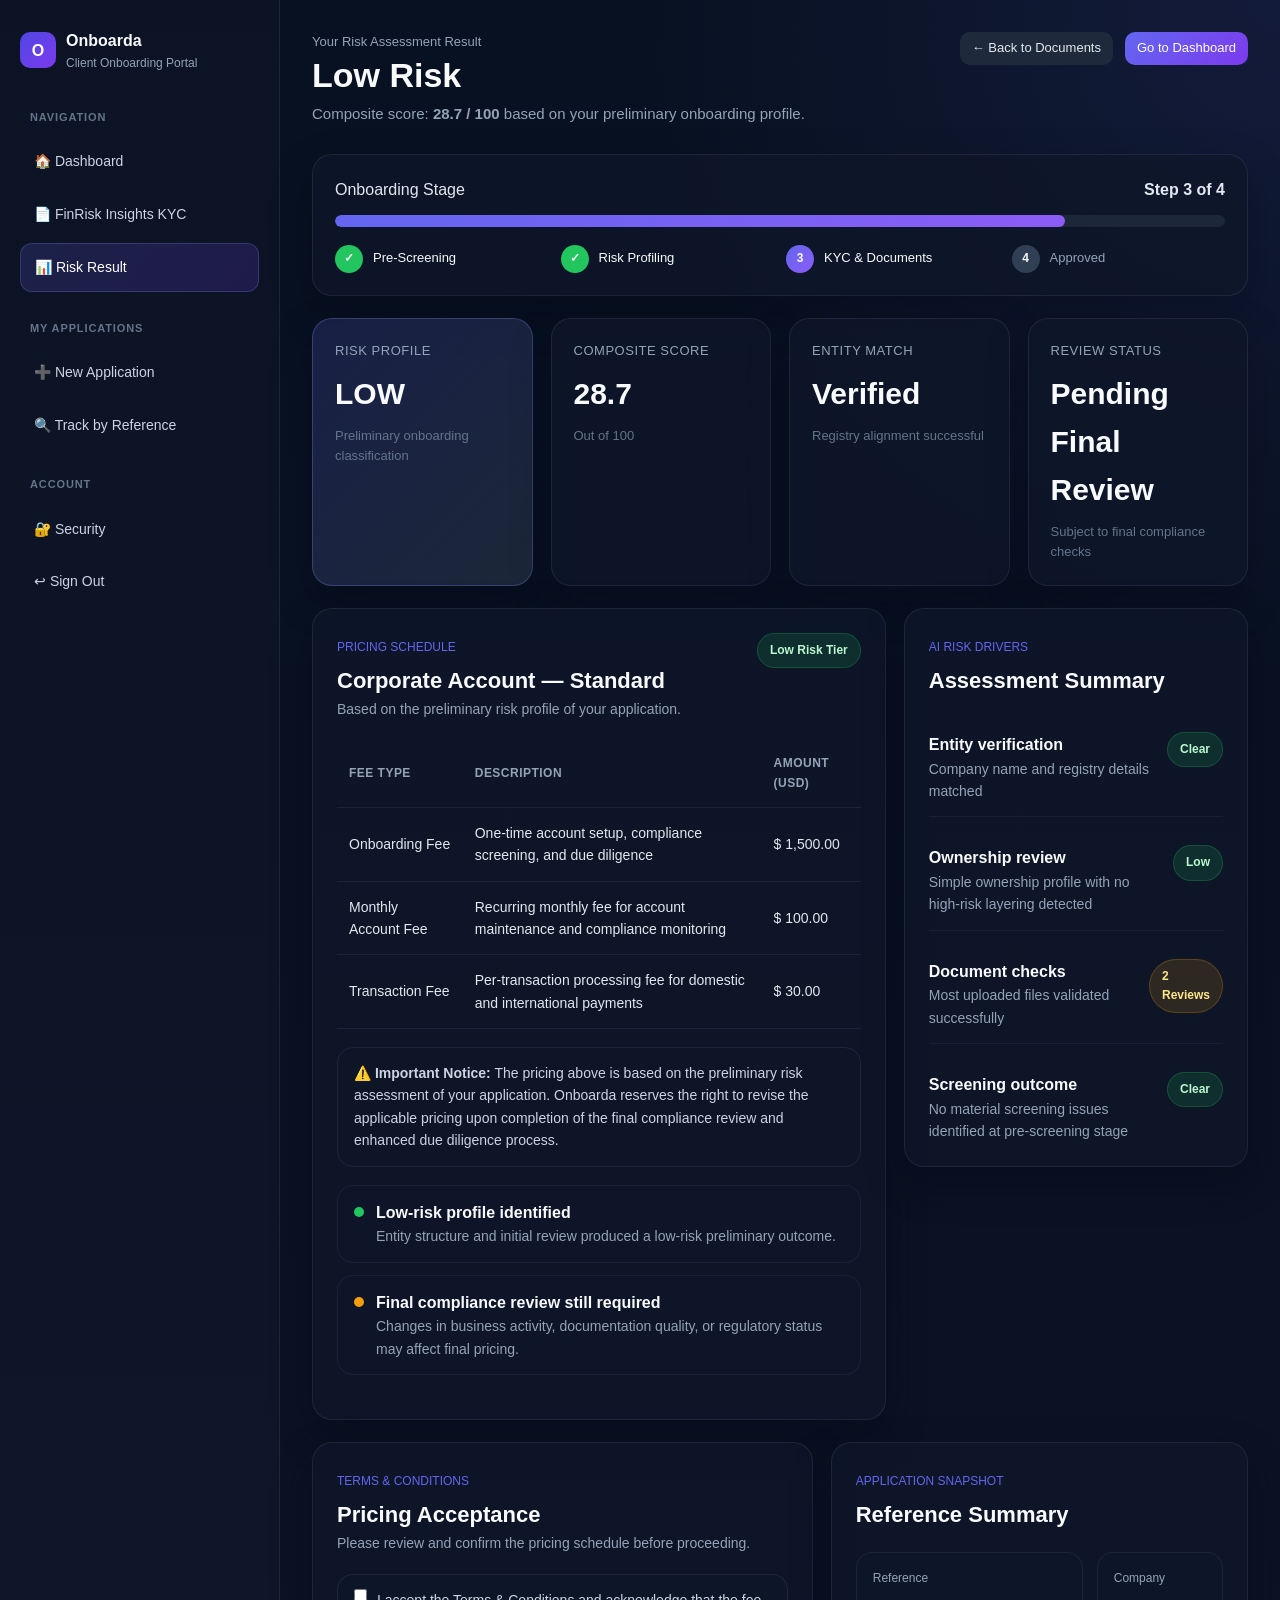
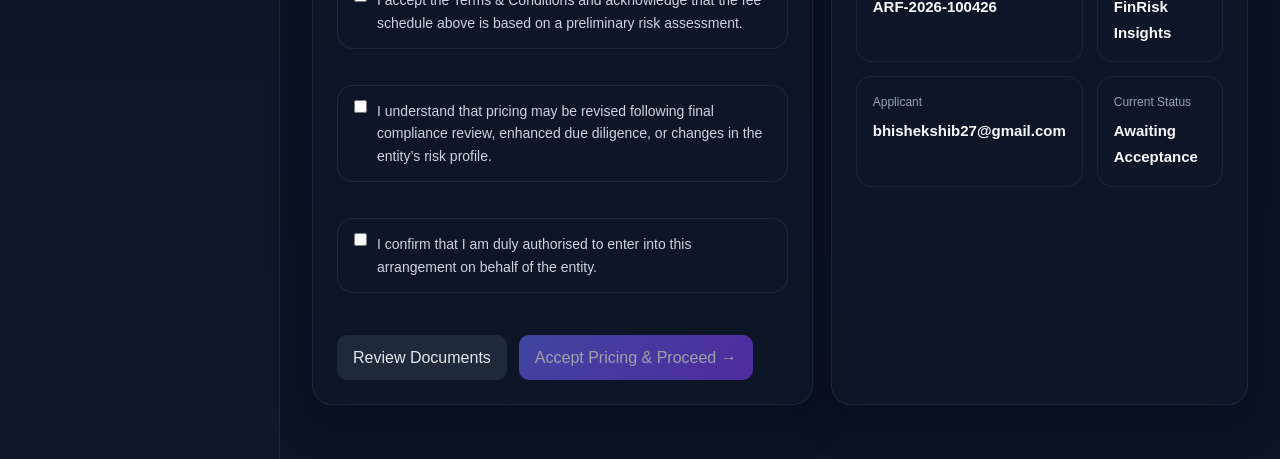
<file: frontend/pages/risk-result.html>
<!DOCTYPE html>
<html lang="en">
<head>
  <meta charset="UTF-8" />
  <meta name="viewport" content="width=device-width, initial-scale=1.0" />
  <title>Onboarda — Risk Assessment Result</title>
  <link rel="stylesheet" href="../css/main.css" />
  <link rel="stylesheet" href="../css/portal.css" />
</head>

<body class="portal-body">
  <div class="portal-layout">

    <aside class="portal-sidebar">
      <a href="./index.html" class="brand brand-light sidebar-brand">
        <div class="brand-mark">O</div>
        <div class="brand-text">
          <span class="brand-name">Onboarda</span>
          <span class="brand-sub">Client Onboarding Portal</span>
        </div>
      </a>

      <div class="sidebar-group">
        <span class="sidebar-label">Navigation</span>
        <nav class="sidebar-nav">
          <a href="./dashboard.html" class="sidebar-link">🏠 Dashboard</a>
          <a href="./documents.html" class="sidebar-link">📄 FinRisk Insights KYC</a>
          <a href="./risk-result.html" class="sidebar-link active">📊 Risk Result</a>
        </nav>
      </div>

      <div class="sidebar-group">
        <span class="sidebar-label">My Applications</span>
        <nav class="sidebar-nav">
          <a href="./signup.html" class="sidebar-link">➕ New Application</a>
          <a href="./dashboard.html" class="sidebar-link">🔍 Track by Reference</a>
        </nav>
      </div>

      <div class="sidebar-group">
        <span class="sidebar-label">Account</span>
        <nav class="sidebar-nav">
          <a href="#" class="sidebar-link">🔐 Security</a>
          <a href="./index.html" class="sidebar-link">↩ Sign Out</a>
        </nav>
      </div>
    </aside>

    <main class="portal-main">
      <header class="portal-header">
        <div>
          <p class="portal-welcome">Your Risk Assessment Result</p>
          <h1>Low Risk</h1>
          <p class="portal-subtext">
            Composite score: <strong>28.7 / 100</strong> based on your preliminary onboarding profile.
          </p>
        </div>

        <div class="portal-header-actions">
          <a href="./documents.html" class="btn btn-secondary btn-sm">← Back to Documents</a>
          <a href="./dashboard.html" class="btn btn-primary btn-sm">Go to Dashboard</a>
        </div>
      </header>

      <section class="progress-card">
        <div class="progress-top">
          <span>Onboarding Stage</span>
          <strong>Step 3 of 4</strong>
        </div>

        <div class="progress-bar">
          <div class="progress-fill" style="width: 82%;"></div>
        </div>

        <div class="stepper-row">
          <div class="step-item done">
            <span class="step-bullet">✓</span>
            <span>Pre-Screening</span>
          </div>
          <div class="step-item done">
            <span class="step-bullet">✓</span>
            <span>Risk Profiling</span>
          </div>
          <div class="step-item active">
            <span class="step-bullet">3</span>
            <span>KYC & Documents</span>
          </div>
          <div class="step-item">
            <span class="step-bullet">4</span>
            <span>Approved</span>
          </div>
        </div>
      </section>

      <section class="stats-grid">
        <article class="stat-card highlight">
          <span class="stat-label">Risk Profile</span>
          <strong class="stat-value">LOW</strong>
          <small>Preliminary onboarding classification</small>
        </article>

        <article class="stat-card">
          <span class="stat-label">Composite Score</span>
          <strong class="stat-value">28.7</strong>
          <small>Out of 100</small>
        </article>

        <article class="stat-card">
          <span class="stat-label">Entity Match</span>
          <strong class="stat-value">Verified</strong>
          <small>Registry alignment successful</small>
        </article>

        <article class="stat-card">
          <span class="stat-label">Review Status</span>
          <strong class="stat-value">Pending Final Review</strong>
          <small>Subject to final compliance checks</small>
        </article>
      </section>

      <section class="content-grid">
        <div class="content-card large-card">
          <div class="card-header">
            <div>
              <span class="eyebrow">Pricing Schedule</span>
              <h2>Corporate Account — Standard</h2>
              <p>Based on the preliminary risk profile of your application.</p>
            </div>
            <span class="status-chip success">Low Risk Tier</span>
          </div>

          <div class="table-shell">
            <table class="portal-table">
              <thead>
                <tr>
                  <th>Fee Type</th>
                  <th>Description</th>
                  <th>Amount (USD)</th>
                </tr>
              </thead>
              <tbody>
                <tr>
                  <td>Onboarding Fee</td>
                  <td>One-time account setup, compliance screening, and due diligence</td>
                  <td>$ 1,500.00</td>
                </tr>
                <tr>
                  <td>Monthly Account Fee</td>
                  <td>Recurring monthly fee for account maintenance and compliance monitoring</td>
                  <td>$ 100.00</td>
                </tr>
                <tr>
                  <td>Transaction Fee</td>
                  <td>Per-transaction processing fee for domestic and international payments</td>
                  <td>$ 30.00</td>
                </tr>
              </tbody>
            </table>
          </div>

          <div class="info-banner" style="margin-top: 18px;">
            <p>
              ⚠️ <strong>Important Notice:</strong> The pricing above is based on the preliminary
              risk assessment of your application. Onboarda reserves the right to revise the
              applicable pricing upon completion of the final compliance review and enhanced due
              diligence process.
            </p>
          </div>

          <div class="review-alerts">
            <div class="review-alert">
              <span class="alert-dot green"></span>
              <div>
                <strong>Low-risk profile identified</strong>
                <p>Entity structure and initial review produced a low-risk preliminary outcome.</p>
              </div>
            </div>

            <div class="review-alert">
              <span class="alert-dot yellow"></span>
              <div>
                <strong>Final compliance review still required</strong>
                <p>Changes in business activity, documentation quality, or regulatory status may affect final pricing.</p>
              </div>
            </div>
          </div>
        </div>

        <div class="content-card side-card">
          <div class="card-header">
            <div>
              <span class="eyebrow">AI Risk Drivers</span>
              <h2>Assessment Summary</h2>
            </div>
          </div>

          <div class="signal-list">
            <div class="signal-item">
              <div>
                <strong>Entity verification</strong>
                <p>Company name and registry details matched</p>
              </div>
              <span class="status-chip success">Clear</span>
            </div>

            <div class="signal-item">
              <div>
                <strong>Ownership review</strong>
                <p>Simple ownership profile with no high-risk layering detected</p>
              </div>
              <span class="status-chip success">Low</span>
            </div>

            <div class="signal-item">
              <div>
                <strong>Document checks</strong>
                <p>Most uploaded files validated successfully</p>
              </div>
              <span class="status-chip warning">2 Reviews</span>
            </div>

            <div class="signal-item">
              <div>
                <strong>Screening outcome</strong>
                <p>No material screening issues identified at pre-screening stage</p>
              </div>
              <span class="status-chip success">Clear</span>
            </div>
          </div>
        </div>
      </section>

      <section class="content-grid lower-grid">
        <div class="content-card">
          <div class="card-header">
            <div>
              <span class="eyebrow">Terms & Conditions</span>
              <h2>Pricing Acceptance</h2>
              <p>Please review and confirm the pricing schedule before proceeding.</p>
            </div>
          </div>

          <div class="declaration-box">
            <label class="checkbox-row declaration-row">
              <input type="checkbox" id="acceptTerms" />
              <span>
                I accept the Terms & Conditions and acknowledge that the fee schedule above
                is based on a preliminary risk assessment.
              </span>
            </label>

            <label class="checkbox-row declaration-row">
              <input type="checkbox" id="acceptRevision" />
              <span>
                I understand that pricing may be revised following final compliance review,
                enhanced due diligence, or changes in the entity’s risk profile.
              </span>
            </label>

            <label class="checkbox-row declaration-row">
              <input type="checkbox" id="acceptAuthority" />
              <span>
                I confirm that I am duly authorised to enter into this arrangement on behalf
                of the entity.
              </span>
            </label>
          </div>

          <div class="card-actions">
            <a href="./documents.html" class="btn btn-secondary">Review Documents</a>
            <a href="./dashboard.html" class="btn btn-primary" id="acceptPricingBtn">Accept Pricing & Proceed →</a>
          </div>
        </div>

        <div class="content-card">
          <div class="card-header">
            <div>
              <span class="eyebrow">Application Snapshot</span>
              <h2>Reference Summary</h2>
            </div>
          </div>

          <div class="application-summary-grid" style="grid-template-columns: 1fr 1fr;">
            <div class="summary-box">
              <span class="summary-label">Reference</span>
              <strong>ARF-2026-100426</strong>
            </div>

            <div class="summary-box">
              <span class="summary-label">Company</span>
              <strong>FinRisk Insights</strong>
            </div>

            <div class="summary-box">
              <span class="summary-label">Applicant</span>
              <strong>bhishekshib27@gmail.com</strong>
            </div>

            <div class="summary-box">
              <span class="summary-label">Current Status</span>
              <strong class="text-success">Awaiting Acceptance</strong>
            </div>
          </div>
        </div>
      </section>
    </main>
  </div>

  <script>
    document.addEventListener("DOMContentLoaded", () => {
      const checks = [
        document.getElementById("acceptTerms"),
        document.getElementById("acceptRevision"),
        document.getElementById("acceptAuthority")
      ];

      const button = document.getElementById("acceptPricingBtn");

      function refreshButton() {
        const allChecked = checks.every((check) => check && check.checked);
        button.style.opacity = allChecked ? "1" : "0.6";
        button.style.pointerEvents = allChecked ? "auto" : "none";
      }

      checks.forEach((check) => {
        if (check) check.addEventListener("change", refreshButton);
      });

      refreshButton();
    });
  </script>
</body>
</html>
</file>
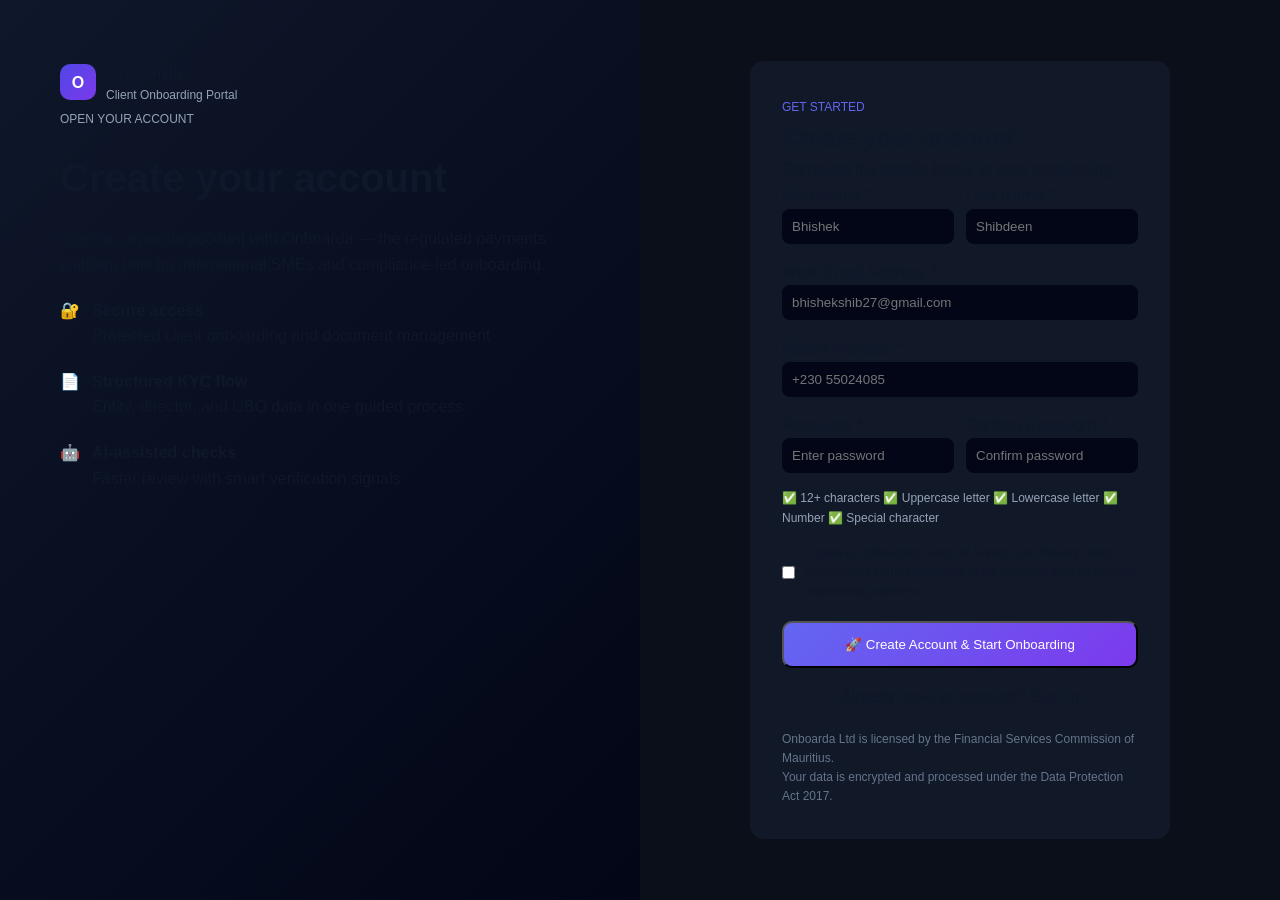
<file: frontend/pages/signup.html>
<!DOCTYPE html>
<html lang="en">
<head>
  <meta charset="UTF-8" />
  <meta name="viewport" content="width=device-width, initial-scale=1.0" />
  <title>Onboarda — Create Account</title>
  <link rel="stylesheet" href="../css/main.css" />
</head>
<script src="../js/app.js"></script>
  <body class="auth-body">
  <div class="auth-shell">
    <div class="auth-panel auth-left">
      <a href="./index.html" class="brand brand-light">
        <div class="brand-mark">O</div>
        <div class="brand-text">
          <span class="brand-name">Onboarda</span>
          <span class="brand-sub">Client Onboarding Portal</span>
        </div>
      </a>

      <div class="auth-copy">
        <span class="eyebrow light">Open your account</span>
        <h1>Create your account</h1>
        <p>
          Open a corporate account with Onboarda — the regulated payments
          platform built for international SMEs and compliance-led onboarding.
        </p>

        <div class="auth-benefits">
          <div class="auth-benefit">
            <span>🔐</span>
            <div>
              <strong>Secure access</strong>
              <p>Protected client onboarding and document management</p>
            </div>
          </div>

          <div class="auth-benefit">
            <span>📄</span>
            <div>
              <strong>Structured KYC flow</strong>
              <p>Entity, director, and UBO data in one guided process</p>
            </div>
          </div>

          <div class="auth-benefit">
            <span>🤖</span>
            <div>
              <strong>AI-assisted checks</strong>
              <p>Faster review with smart verification signals</p>
            </div>
          </div>
        </div>
      </div>
    </div>

    <div class="auth-panel auth-right">
      <div class="auth-form-card">
        <div class="form-header">
          <span class="eyebrow">Get started</span>
          <h2>Create your account</h2>
          <p>Complete the details below to start onboarding.</p>
        </div>

        <form class="auth-form" action="./dashboard.html">
          <div class="form-row two-col">
            <div class="form-group">
              <label for="firstName">First Name *</label>
              <input type="text" id="firstName" name="firstName" placeholder="Bhishek" required />
            </div>

            <div class="form-group">
              <label for="lastName">Last Name *</label>
              <input type="text" id="lastName" name="lastName" placeholder="Shibdeen" required />
            </div>
          </div>

          <div class="form-group">
            <label for="workEmail">Work Email Address *</label>
            <input type="email" id="workEmail" name="workEmail" placeholder="bhishekshib27@gmail.com" required />
          </div>

          <div class="form-group">
            <label for="mobile">Mobile Number *</label>
            <input type="tel" id="mobile" name="mobile" placeholder="+230 55024085" required />
          </div>

          <div class="form-row two-col">
            <div class="form-group">
              <label for="password">Password *</label>
              <input type="password" id="password" name="password" placeholder="Enter password" required />
            </div>

            <div class="form-group">
              <label for="confirmPassword">Confirm Password *</label>
              <input type="password" id="confirmPassword" name="confirmPassword" placeholder="Confirm password" required />
            </div>
          </div>

          <div class="password-rules">
            <span class="rule ok">✅ 12+ characters</span>
            <span class="rule ok">✅ Uppercase letter</span>
            <span class="rule ok">✅ Lowercase letter</span>
            <span class="rule ok">✅ Number</span>
            <span class="rule ok">✅ Special character</span>
          </div>

          <label class="checkbox-row">
            <input type="checkbox" required />
            <span>
              I agree to Onboarda's Terms of Service and Privacy Policy, and
              consent to the processing of my personal data for account
              onboarding purposes.
            </span>
          </label>

          <button type="submit" class="btn btn-primary btn-block btn-lg">
            🚀 Create Account & Start Onboarding
          </button>

          <p class="form-footer-text">
            Already have an account?
            <a href="./index.html">Sign in</a>
          </p>
        </form>

        <div class="legal-note">
          <p>Onboarda Ltd is licensed by the Financial Services Commission of Mauritius.</p>
          <p>Your data is encrypted and processed under the Data Protection Act 2017.</p>
        </div>
      </div>
    </div>
  </div>
</body>
</html>
</file>
<file: frontend/css/main.css>
/* ========================
   RESET & BASE
======================== */
* {
  margin: 0;
  padding: 0;
  box-sizing: border-box;
}

body {
  font-family: -apple-system, BlinkMacSystemFont, "Segoe UI", Roboto, Oxygen,
    Ubuntu, Cantarell, "Helvetica Neue", sans-serif;
  color: #0f172a;
  background: #0b0f19;
  line-height: 1.6;
}

a {
  text-decoration: none;
  color: inherit;
}

.container {
  max-width: 1200px;
  margin: 0 auto;
  padding: 0 24px;
}

/* ========================
   BRAND
======================== */
.brand {
  display: flex;
  align-items: center;
  gap: 10px;
}

.brand-mark {
  width: 36px;
  height: 36px;
  border-radius: 10px;
  background: linear-gradient(135deg, #4f46e5, #7c3aed);
  display: flex;
  align-items: center;
  justify-content: center;
  color: white;
  font-weight: 700;
}

.brand-text {
  display: flex;
  flex-direction: column;
}

.brand-name {
  font-weight: 700;
}

.brand-sub {
  font-size: 12px;
  color: #94a3b8;
}

/* ========================
   HEADER
======================== */
.site-header {
  border-bottom: 1px solid rgba(255, 255, 255, 0.05);
}

.header-inner {
  display: flex;
  justify-content: space-between;
  align-items: center;
  height: 72px;
}

.top-nav {
  display: flex;
  align-items: center;
  gap: 18px;
}

.top-nav a {
  color: #cbd5f5;
  font-size: 14px;
}

/* ========================
   BUTTONS
======================== */
.btn {
  display: inline-flex;
  align-items: center;
  justify-content: center;
  border-radius: 10px;
  padding: 10px 16px;
  font-weight: 500;
  cursor: pointer;
  transition: 0.2s ease;
}

.btn-primary {
  background: linear-gradient(135deg, #6366f1, #7c3aed);
  color: white;
}

.btn-primary:hover {
  opacity: 0.9;
}

.btn-secondary {
  background: #1e293b;
  color: #e2e8f0;
}

.btn-ghost {
  border: 1px solid rgba(255,255,255,0.1);
}

.btn-lg {
  padding: 14px 22px;
}

.btn-sm {
  padding: 6px 12px;
  font-size: 13px;
}

.btn-block {
  width: 100%;
}

/* ========================
   HERO
======================== */
.hero-section {
  padding: 80px 0;
}

.hero-grid {
  display: grid;
  grid-template-columns: 1.1fr 0.9fr;
  gap: 60px;
  align-items: center;
}

.hero-copy h1 {
  font-size: 48px;
  margin: 20px 0;
}

.hero-text {
  color: #94a3b8;
  margin-bottom: 24px;
}

.hero-actions {
  display: flex;
  gap: 12px;
  margin-bottom: 32px;
}

.hero-metrics {
  display: flex;
  gap: 16px;
}

.metric-card {
  background: #111827;
  padding: 14px;
  border-radius: 10px;
  text-align: center;
}

.metric-value {
  font-weight: 700;
}

.metric-label {
  font-size: 12px;
  color: #94a3b8;
}

/* ========================
   PANEL
======================== */
.glass-card {
  background: rgba(255,255,255,0.03);
  border-radius: 16px;
  padding: 24px;
}

.panel-step {
  display: flex;
  gap: 12px;
  margin-bottom: 16px;
}

.step-dot {
  width: 10px;
  height: 10px;
  background: #4f46e5;
  border-radius: 50%;
}

/* ========================
   SECTIONS
======================== */
.section {
  padding: 80px 0;
}

.section-heading {
  margin-bottom: 40px;
}

.section-heading h2 {
  font-size: 32px;
}

.section-heading p {
  color: #94a3b8;
}

/* ========================
   FEATURES
======================== */
.feature-grid {
  display: grid;
  grid-template-columns: repeat(3, 1fr);
  gap: 24px;
}

.feature-card {
  background: #111827;
  padding: 24px;
  border-radius: 12px;
}

.feature-icon {
  font-size: 24px;
  margin-bottom: 10px;
}

/* ========================
   TIMELINE
======================== */
.timeline-item {
  display: flex;
  gap: 16px;
  margin-bottom: 24px;
}

.timeline-number {
  font-weight: bold;
  color: #6366f1;
}

/* ========================
   CTA
======================== */
.cta-section {
  padding: 60px 0;
}

.cta-card {
  background: #111827;
  padding: 40px;
  border-radius: 16px;
  display: flex;
  justify-content: space-between;
  align-items: center;
}

/* ========================
   FOOTER
======================== */
.site-footer {
  border-top: 1px solid rgba(255,255,255,0.05);
  padding: 40px 0;
}

.footer-inner {
  display: flex;
  justify-content: space-between;
}

.footer-links {
  display: flex;
  gap: 16px;
}

/* ========================
   AUTH PAGES
======================== */
.auth-body {
  background: #0b0f19;
}

.auth-shell {
  display: grid;
  grid-template-columns: 1fr 1fr;
  min-height: 100vh;
}

.auth-panel {
  padding: 60px;
}

.auth-left {
  background: linear-gradient(135deg, #0f172a, #020617);
}

.auth-copy h1 {
  font-size: 40px;
  margin: 16px 0;
}

.auth-benefit {
  display: flex;
  gap: 12px;
  margin-top: 20px;
}

.auth-right {
  display: flex;
  align-items: center;
  justify-content: center;
}

.auth-form-card {
  width: 100%;
  max-width: 420px;
  background: #111827;
  padding: 32px;
  border-radius: 14px;
}

.form-group {
  margin-bottom: 16px;
}

.form-group input {
  width: 100%;
  padding: 10px;
  border-radius: 8px;
  border: none;
  background: #020617;
  color: white;
}

.form-row.two-col {
  display: grid;
  grid-template-columns: 1fr 1fr;
  gap: 12px;
}

.password-rules {
  font-size: 12px;
  color: #94a3b8;
  margin-bottom: 16px;
}

.checkbox-row {
  display: flex;
  gap: 10px;
  font-size: 12px;
  margin-bottom: 20px;
}

.form-footer-text {
  text-align: center;
  margin-top: 16px;
}

.legal-note {
  margin-top: 20px;
  font-size: 12px;
  color: #64748b;
}

/* ========================
   UTILITIES
======================== */
.eyebrow {
  font-size: 12px;
  color: #6366f1;
  text-transform: uppercase;
}

.light {
  color: #94a3b8;
}
</file>
<file: frontend/css/portal.css>
/* =========================
   PORTAL LAYOUT
========================= */
.portal-body {
  background: #081121;
  color: #e2e8f0;
}

.portal-layout {
  display: grid;
  grid-template-columns: 280px 1fr;
  min-height: 100vh;
}

.portal-sidebar {
  background: linear-gradient(180deg, #0b1324 0%, #0f172a 100%);
  border-right: 1px solid rgba(148, 163, 184, 0.12);
  padding: 28px 20px;
  display: flex;
  flex-direction: column;
  gap: 28px;
}

.sidebar-brand {
  margin-bottom: 8px;
}

.brand-light .brand-name {
  color: #f8fafc;
}

.brand-light .brand-sub {
  color: #94a3b8;
}

.sidebar-group {
  display: flex;
  flex-direction: column;
  gap: 12px;
}

.sidebar-label {
  font-size: 11px;
  font-weight: 700;
  text-transform: uppercase;
  letter-spacing: 0.08em;
  color: #64748b;
  padding: 0 10px;
}

.sidebar-nav {
  display: flex;
  flex-direction: column;
  gap: 6px;
}

.sidebar-link {
  display: flex;
  align-items: center;
  gap: 10px;
  padding: 12px 14px;
  border-radius: 12px;
  color: #cbd5e1;
  font-size: 14px;
  transition: all 0.2s ease;
}

.sidebar-link:hover {
  background: rgba(99, 102, 241, 0.08);
  color: #ffffff;
}

.sidebar-link.active {
  background: linear-gradient(135deg, rgba(99, 102, 241, 0.18), rgba(124, 58, 237, 0.18));
  border: 1px solid rgba(129, 140, 248, 0.25);
  color: #ffffff;
}

/* =========================
   MAIN AREA
========================= */
.portal-main {
  padding: 32px;
  background:
    radial-gradient(circle at top right, rgba(99, 102, 241, 0.12), transparent 28%),
    linear-gradient(180deg, #081121 0%, #0b1324 100%);
}

.portal-header {
  display: flex;
  justify-content: space-between;
  align-items: flex-start;
  gap: 20px;
  margin-bottom: 28px;
}

.portal-welcome {
  font-size: 13px;
  color: #94a3b8;
  margin-bottom: 4px;
}

.portal-header h1 {
  font-size: 34px;
  line-height: 1.1;
  color: #f8fafc;
  margin-bottom: 8px;
}

.portal-subtext {
  color: #94a3b8;
  font-size: 15px;
}

.portal-header-actions {
  display: flex;
  gap: 12px;
  flex-wrap: wrap;
}

/* =========================
   SHARED CARDS
========================= */
.content-card,
.stat-card,
.progress-card,
.action-card {
  background: rgba(15, 23, 42, 0.78);
  border: 1px solid rgba(148, 163, 184, 0.12);
  box-shadow: 0 16px 40px rgba(2, 6, 23, 0.28);
  border-radius: 20px;
}

.content-card {
  padding: 24px;
}

.large-card {
  min-height: 100%;
}

.side-card {
  height: fit-content;
}

.card-header {
  display: flex;
  justify-content: space-between;
  align-items: flex-start;
  gap: 16px;
  margin-bottom: 20px;
}

.card-header h2 {
  font-size: 22px;
  color: #f8fafc;
  margin-top: 4px;
}

.card-header p {
  color: #94a3b8;
  font-size: 14px;
}

/* =========================
   STATS
========================= */
.stats-grid {
  display: grid;
  grid-template-columns: repeat(4, 1fr);
  gap: 18px;
  margin-bottom: 22px;
}

.stat-card {
  padding: 22px;
  display: flex;
  flex-direction: column;
  gap: 8px;
}

.stat-card.highlight {
  background: linear-gradient(135deg, rgba(99, 102, 241, 0.18), rgba(30, 41, 59, 0.92));
  border-color: rgba(129, 140, 248, 0.28);
}

.stat-label {
  font-size: 13px;
  color: #94a3b8;
  text-transform: uppercase;
  letter-spacing: 0.04em;
}

.stat-value {
  font-size: 30px;
  color: #f8fafc;
  font-weight: 800;
}

.stat-card small {
  color: #64748b;
  font-size: 13px;
}

/* =========================
   ACTIONS
========================= */
.quick-actions-grid {
  display: grid;
  grid-template-columns: repeat(2, 1fr);
  gap: 18px;
  margin-bottom: 22px;
}

.action-card {
  padding: 22px;
  display: grid;
  grid-template-columns: 52px 1fr auto;
  gap: 16px;
  align-items: center;
  color: #e2e8f0;
  transition: transform 0.2s ease, border-color 0.2s ease;
}

.action-card:hover {
  transform: translateY(-2px);
  border-color: rgba(129, 140, 248, 0.28);
}

.action-icon {
  width: 52px;
  height: 52px;
  border-radius: 14px;
  display: flex;
  align-items: center;
  justify-content: center;
  background: rgba(99, 102, 241, 0.14);
  font-size: 20px;
}

.action-card h3 {
  color: #f8fafc;
  margin-bottom: 4px;
}

.action-card p {
  color: #94a3b8;
  font-size: 14px;
}

.action-arrow {
  font-size: 20px;
  color: #818cf8;
}

/* =========================
   CONTENT GRID
========================= */
.content-grid {
  display: grid;
  grid-template-columns: 1.5fr 0.9fr;
  gap: 18px;
  margin-bottom: 22px;
}

.lower-grid {
  grid-template-columns: 1.2fr 1fr;
}

/* =========================
   SUMMARY BOXES
========================= */
.application-summary-grid {
  display: grid;
  grid-template-columns: repeat(4, 1fr);
  gap: 14px;
  margin-bottom: 20px;
}

.summary-box {
  padding: 16px;
  border-radius: 16px;
  background: rgba(15, 23, 42, 0.72);
  border: 1px solid rgba(148, 163, 184, 0.1);
}

.summary-label {
  display: block;
  font-size: 12px;
  color: #94a3b8;
  margin-bottom: 6px;
}

.summary-box strong {
  color: #f8fafc;
  font-size: 15px;
}

.text-success {
  color: #22c55e;
}

/* =========================
   PROGRESS
========================= */
.progress-card {
  padding: 22px;
  margin-bottom: 22px;
}

.progress-top {
  display: flex;
  justify-content: space-between;
  align-items: center;
  margin-bottom: 12px;
  color: #e2e8f0;
}

.progress-bar {
  width: 100%;
  height: 12px;
  background: rgba(30, 41, 59, 0.95);
  border-radius: 999px;
  overflow: hidden;
  margin-bottom: 18px;
}

.progress-fill {
  height: 100%;
  border-radius: 999px;
  background: linear-gradient(90deg, #6366f1, #8b5cf6);
}

.stepper-row {
  display: grid;
  grid-template-columns: repeat(4, 1fr);
  gap: 12px;
}

.step-item {
  display: flex;
  align-items: center;
  gap: 10px;
  color: #94a3b8;
  font-size: 13px;
}

.step-item.done,
.step-item.active {
  color: #f8fafc;
}

.step-bullet {
  width: 28px;
  height: 28px;
  border-radius: 999px;
  display: inline-flex;
  align-items: center;
  justify-content: center;
  background: rgba(51, 65, 85, 0.95);
  color: #f8fafc;
  font-size: 12px;
  font-weight: 700;
}

.step-item.done .step-bullet {
  background: #22c55e;
}

.step-item.active .step-bullet {
  background: linear-gradient(135deg, #6366f1, #8b5cf6);
}

/* =========================
   ALERTS / STATUS
========================= */
.review-alerts {
  display: grid;
  gap: 12px;
  margin-bottom: 20px;
}

.review-alert {
  display: flex;
  gap: 12px;
  padding: 14px 16px;
  border-radius: 16px;
  background: rgba(15, 23, 42, 0.68);
  border: 1px solid rgba(148, 163, 184, 0.08);
}

.alert-dot {
  width: 10px;
  height: 10px;
  border-radius: 999px;
  margin-top: 7px;
  flex-shrink: 0;
}

.alert-dot.yellow {
  background: #f59e0b;
}

.alert-dot.green {
  background: #22c55e;
}

.review-alert strong {
  color: #f8fafc;
}

.review-alert p {
  color: #94a3b8;
  font-size: 14px;
}

.status-chip {
  display: inline-flex;
  align-items: center;
  justify-content: center;
  padding: 7px 12px;
  border-radius: 999px;
  font-size: 12px;
  font-weight: 700;
  border: 1px solid transparent;
}

.status-chip.success {
  color: #bbf7d0;
  background: rgba(34, 197, 94, 0.14);
  border-color: rgba(34, 197, 94, 0.24);
}

.status-chip.warning {
  color: #fde68a;
  background: rgba(245, 158, 11, 0.14);
  border-color: rgba(245, 158, 11, 0.24);
}

.status-chip.muted {
  color: #cbd5e1;
  background: rgba(148, 163, 184, 0.14);
  border-color: rgba(148, 163, 184, 0.2);
}

/* =========================
   TABLES
========================= */
.table-shell {
  overflow-x: auto;
}

.portal-table {
  width: 100%;
  border-collapse: collapse;
}

.portal-table th,
.portal-table td {
  padding: 14px 12px;
  text-align: left;
  border-bottom: 1px solid rgba(148, 163, 184, 0.1);
}

.portal-table th {
  color: #94a3b8;
  font-size: 12px;
  text-transform: uppercase;
  letter-spacing: 0.04em;
}

.portal-table td {
  color: #e2e8f0;
  font-size: 14px;
}

/* =========================
   ACTIVITY / SIGNALS
========================= */
.activity-list,
.signal-list {
  display: grid;
  gap: 14px;
}

.activity-item,
.signal-item {
  display: flex;
  gap: 14px;
  align-items: flex-start;
  padding: 14px 0;
  border-bottom: 1px solid rgba(148, 163, 184, 0.08);
}

.activity-item:last-child,
.signal-item:last-child {
  border-bottom: none;
  padding-bottom: 0;
}

.activity-icon {
  width: 42px;
  height: 42px;
  border-radius: 12px;
  background: rgba(99, 102, 241, 0.12);
  display: flex;
  align-items: center;
  justify-content: center;
  flex-shrink: 0;
}

.activity-item strong,
.signal-item strong {
  color: #f8fafc;
}

.activity-item p,
.signal-item p {
  color: #94a3b8;
  font-size: 14px;
}

.activity-item small {
  color: #64748b;
  font-size: 12px;
}


/* =========================
   UPLOAD / DOCUMENTS
========================= */
.uploaded-file-list {
  display: grid;
  gap: 6px;
  margin-top: 6px;
}

.uploaded-file-name {
  color: #94a3b8;
  font-size: 12px;
  word-break: break-word;
}
.upload-grid {
  display: grid;
  grid-template-columns: repeat(2, 1fr);
  gap: 18px;
}

.upload-card {
  padding: 18px;
  border-radius: 18px;
  background: rgba(15, 23, 42, 0.68);
  border: 1px solid rgba(148, 163, 184, 0.12);
  display: flex;
  flex-direction: column;
  gap: 10px;
}

.upload-card h3,
.upload-card h4 {
  color: #f8fafc;
  margin: 0;
}

.upload-card p {
  color: #94a3b8;
  font-size: 14px;
}

.upload-card input[type="file"] {
  width: 100%;
  border: 1px dashed rgba(148, 163, 184, 0.28);
  background: rgba(2, 6, 23, 0.45);
  color: #cbd5e1;
  border-radius: 14px;
  padding: 14px;
  cursor: pointer;
}

.wide-upload-card {
  min-height: 170px;
  justify-content: center;
}

.other-docs-box {
  margin-bottom: 16px;
}

.ai-status {
  display: inline-flex;
  align-self: flex-start;
  padding: 7px 12px;
  border-radius: 999px;
  font-size: 12px;
  font-weight: 700;
}

.ai-status.success {
  color: #bbf7d0;
  background: rgba(34, 197, 94, 0.14);
  border: 1px solid rgba(34, 197, 94, 0.24);
}

.ai-status.warning {
  color: #fde68a;
  background: rgba(245, 158, 11, 0.14);
  border: 1px solid rgba(245, 158, 11, 0.24);
}

.ai-status.pending {
  color: #cbd5e1;
  background: rgba(148, 163, 184, 0.14);
  border: 1px solid rgba(148, 163, 184, 0.2);
}

/* =========================
   UBO / PERSON CARDS
========================= */
.ubo-card {
  padding: 20px;
  border-radius: 20px;
  background: rgba(15, 23, 42, 0.56);
  border: 1px solid rgba(148, 163, 184, 0.1);
  margin-bottom: 18px;
}

.ubo-header {
  display: flex;
  justify-content: space-between;
  align-items: flex-start;
  gap: 16px;
  margin-bottom: 18px;
}

.ubo-header h3 {
  color: #f8fafc;
  margin-bottom: 8px;
}

.ubo-meta {
  display: flex;
  gap: 10px;
  flex-wrap: wrap;
}

.ubo-meta span {
  padding: 7px 12px;
  border-radius: 999px;
  background: rgba(99, 102, 241, 0.12);
  color: #c7d2fe;
  font-size: 12px;
  font-weight: 700;
  border: 1px solid rgba(129, 140, 248, 0.18);
}

.ubo-actions {
  display: flex;
  gap: 12px;
  flex-wrap: wrap;
  margin-top: 16px;
}

.add-person-btn {
  margin-top: 6px;
}

/* =========================
   INFO BANNERS
========================= */
.info-banner {
  padding: 14px 16px;
  border-radius: 16px;
  margin-bottom: 18px;
  border: 1px solid rgba(148, 163, 184, 0.12);
}

.info-banner p {
  font-size: 14px;
  color: #cbd5e1;
}

.info-banner.muted {
  background: rgba(15, 23, 42, 0.56);
}

/* =========================
   CHECKLIST
========================= */
.checklist-list {
  display: grid;
  gap: 14px;
}

.checklist-item {
  display: flex;
  gap: 12px;
  align-items: center;
  color: #e2e8f0;
  padding: 12px 0;
  border-bottom: 1px solid rgba(148, 163, 184, 0.08);
}

.checklist-item:last-child {
  border-bottom: none;
  padding-bottom: 0;
}

.checklist-item input {
  width: 16px;
  height: 16px;
}

/* =========================
   DECLARATION
========================= */
.declaration-box {
  display: grid;
  gap: 16px;
  margin-bottom: 22px;
}

.declaration-row {
  align-items: flex-start;
  padding: 14px 16px;
  border-radius: 16px;
  background: rgba(15, 23, 42, 0.58);
  border: 1px solid rgba(148, 163, 184, 0.12);
}

.declaration-row span {
  color: #cbd5e1;
  font-size: 14px;
}

/* =========================
   CARD ACTIONS
========================= */
.card-actions {
  display: flex;
  gap: 12px;
  flex-wrap: wrap;
}

/* =========================
   RESPONSIVE
========================= */
@media (max-width: 1180px) {
  .stats-grid,
  .application-summary-grid {
    grid-template-columns: repeat(2, 1fr);
  }

  .content-grid,
  .lower-grid,
  .quick-actions-grid {
    grid-template-columns: 1fr;
  }

  .upload-grid {
    grid-template-columns: 1fr;
  }
}

@media (max-width: 960px) {
  .portal-layout {
    grid-template-columns: 1fr;
  }

  .portal-sidebar {
    border-right: none;
    border-bottom: 1px solid rgba(148, 163, 184, 0.12);
  }

  .portal-main {
    padding: 22px;
  }

  .portal-header {
    flex-direction: column;
    align-items: flex-start;
  }

  .stepper-row {
    grid-template-columns: 1fr 1fr;
  }
}

@media (max-width: 640px) {
  .portal-main {
    padding: 16px;
  }

  .content-card,
  .stat-card,
  .progress-card,
  .action-card,
  .ubo-card {
    padding: 18px;
    border-radius: 16px;
  }

  .portal-header h1 {
    font-size: 28px;
  }

  .stats-grid,
  .application-summary-grid,
  .stepper-row {
    grid-template-columns: 1fr;
  }

  .action-card {
    grid-template-columns: 44px 1fr;
  }

  .action-arrow {
    display: none;
  }

  .ubo-header {
    flex-direction: column;
  }

  .card-actions,
  .ubo-actions,
  .portal-header-actions {
    width: 100%;
  }

  .card-actions .btn,
  .ubo-actions .btn,
  .portal-header-actions .btn {
    width: 100%;
  }
}
</file>
